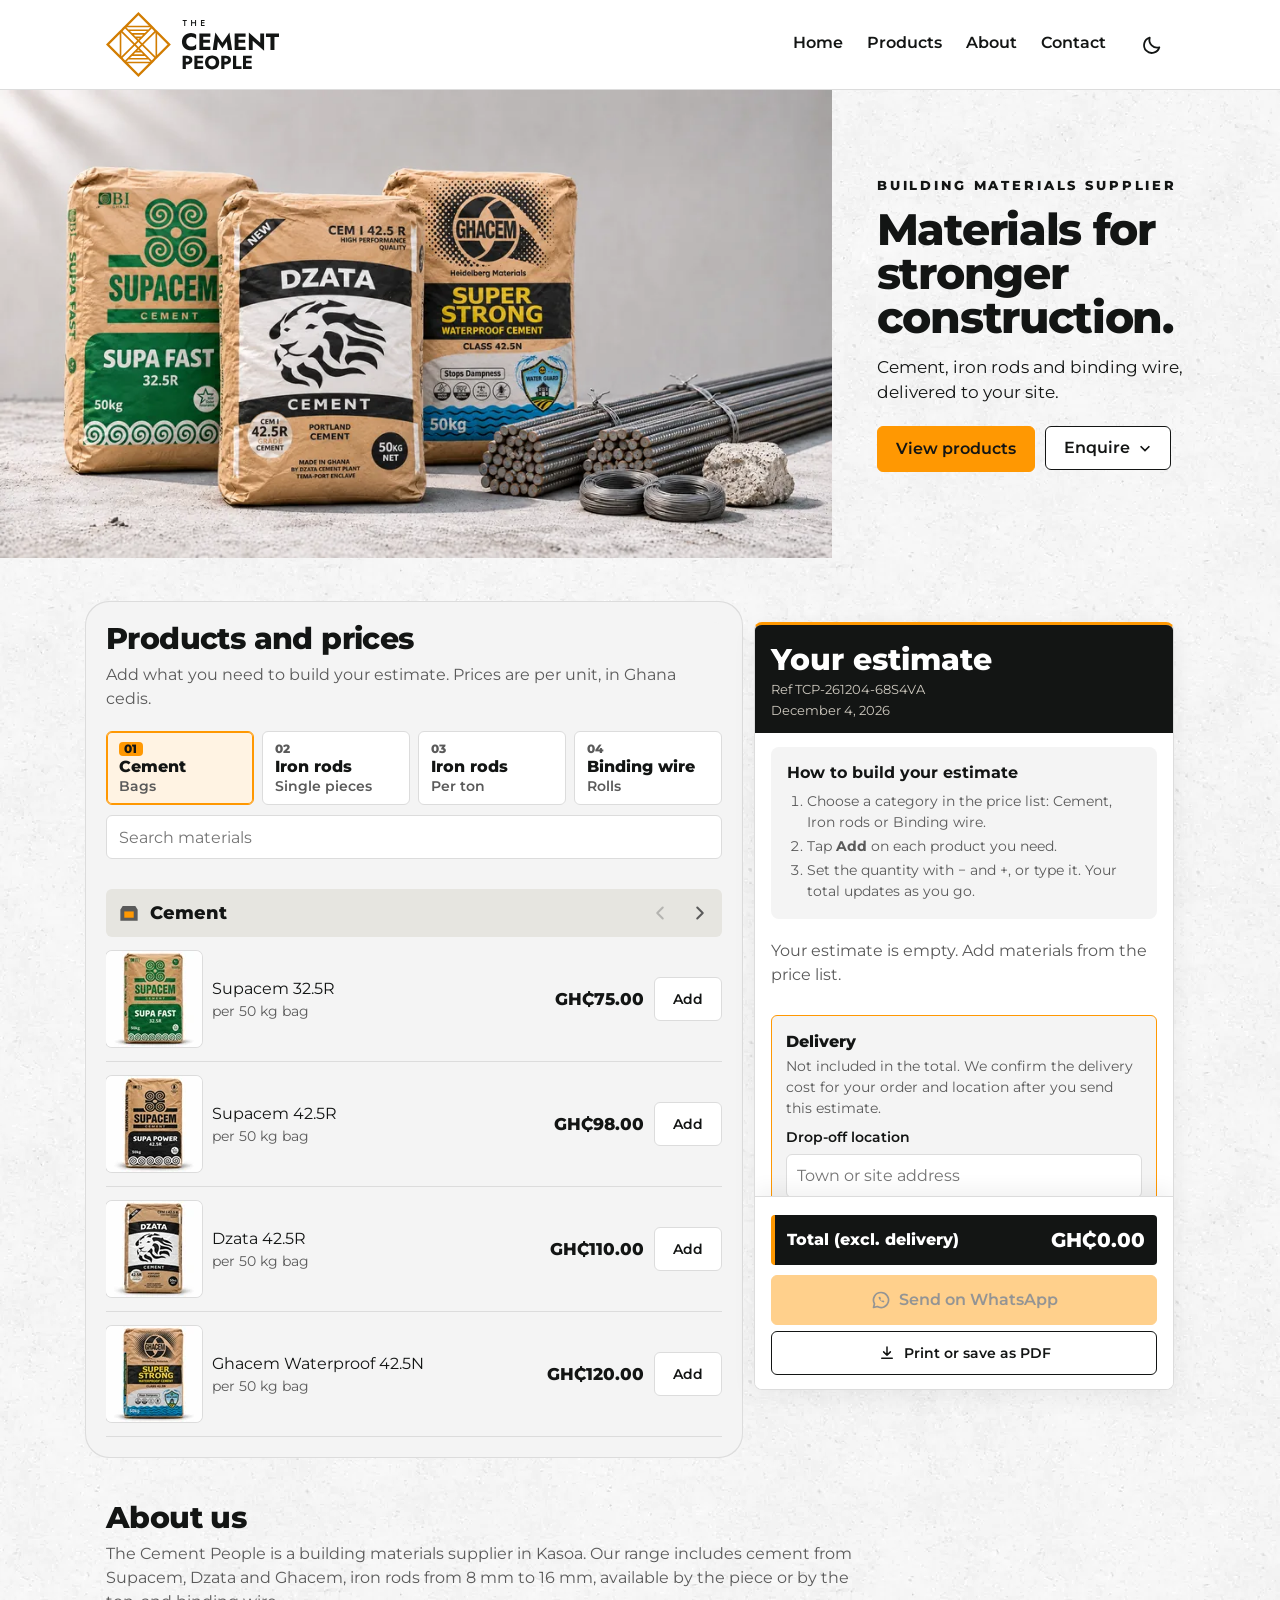
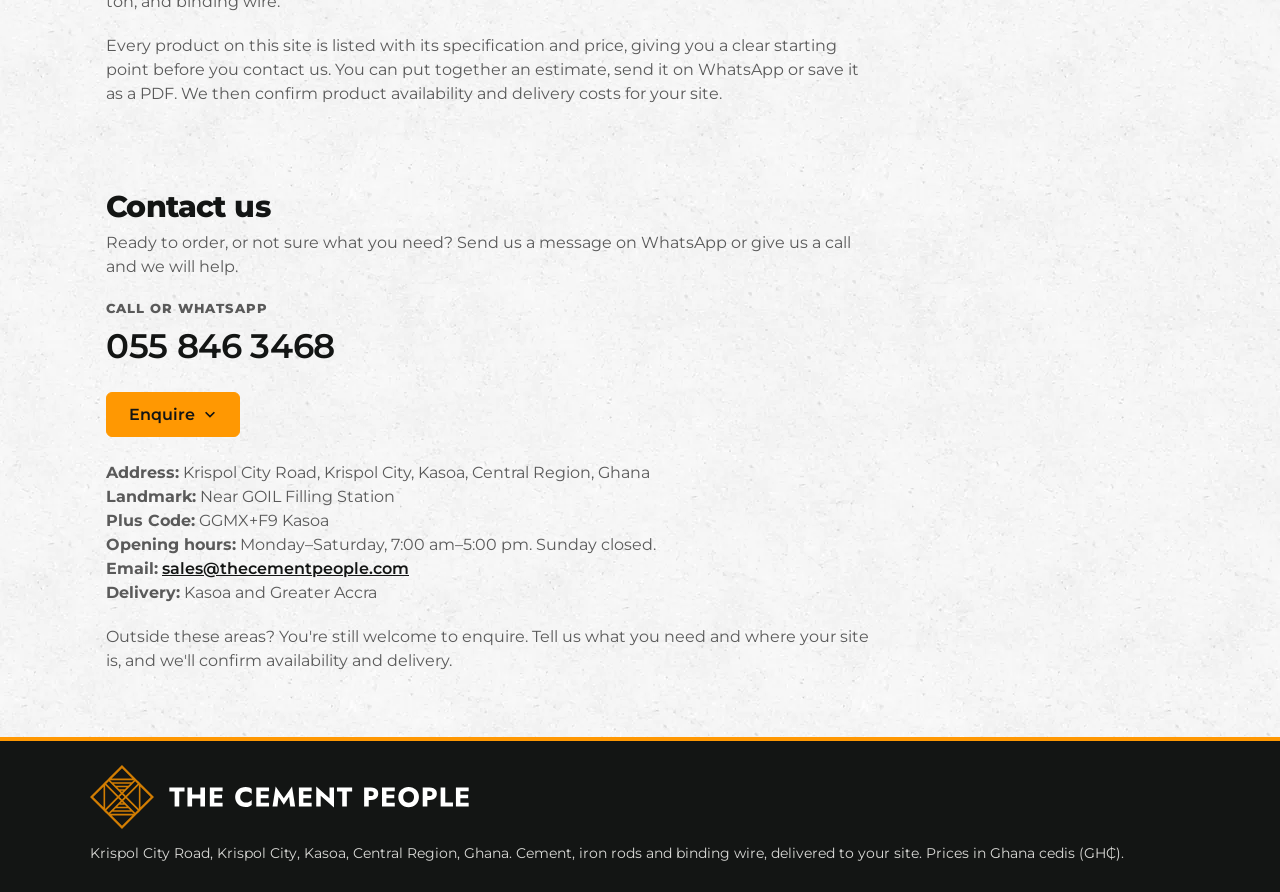
<file: index.html>
<!DOCTYPE html>
<html lang="en">
<head><meta name="robots" content="noindex, nofollow">
<meta charset="utf-8">
<!-- Light or dark (17 Nov 2026, Daniel): the site follows the phone's or
     computer's own setting, and changes with it, unless the customer has
     chosen with the moon/sun button (remembered on this device). Applied
     before anything is drawn, so the page never flashes the wrong colours. -->
<script>
(()=>{const d=document.documentElement,m=matchMedia("(prefers-color-scheme: dark)");
const saved=()=>{try{const t=localStorage.getItem("tcp-theme");return t==="dark"||t==="light"?t:null}catch(e){return null}};
const apply=()=>{const t=saved()||(m.matches?"dark":"light");d.dataset.theme=t;const c=document.querySelector('meta[name="theme-color"]');if(c)c.content=t==="dark"?"#262a28":"#ffffff";};
apply();if(m.addEventListener)m.addEventListener("change",apply);
window.tcpTheme={get:()=>d.dataset.theme,set:t=>{try{localStorage.setItem("tcp-theme",t)}catch(e){}apply()}};})();
</script>
<meta name="theme-color" content="#ffffff">
<!-- "light dark": the site has its own dark design, so browsers that
     force pages dark (Soul, Chrome's auto-dark, some Android browsers) leave
     it alone instead of dimming the photos and logo (17 Nov 2026). -->
<meta name="color-scheme" content="light dark">
<meta name="viewport" content="width=device-width, initial-scale=1, viewport-fit=cover">
<title>The Cement People | Building Materials Supplier in Kasoa, Ghana</title>
<meta name="description" content="Based in Kasoa, Ghana, The Cement People supplies cement, iron rods, binding wire and more. View prices in cedis, build an estimate and enquire about delivery.">
<link rel="canonical" href="https://thecementpeople.com/">

<!-- Favicon (browser tabs and Google results). Files are in public/; the
     same set is at the repository root for the live site. -->
<link rel="icon" href="/favicon.ico" sizes="48x48">
<link rel="icon" href="/favicon.svg" type="image/svg+xml">
<link rel="icon" href="/favicon-96x96.png" type="image/png" sizes="96x96">
<link rel="apple-touch-icon" href="/apple-touch-icon.png">

<!-- Link previews (WhatsApp, Facebook, X) -->
<meta property="og:type" content="website">
<meta property="og:site_name" content="The Cement People">
<meta property="og:title" content="The Cement People | Building Materials Supplier in Kasoa, Ghana">
<meta property="og:description" content="Based in Kasoa, Ghana, The Cement People supplies cement, iron rods, binding wire and more. View prices in cedis, build an estimate and enquire about delivery.">
<meta property="og:url" content="https://thecementpeople.com/">
<meta property="og:image" content="https://thecementpeople.com/images/hero/hero-share-1200x630.jpg">
<meta property="og:image:width" content="1200">
<meta property="og:image:height" content="630">
<meta property="og:image:alt" content="Bags of Supacem, Dzata and Ghacem cement beside strapped bundles of iron rods and coils of binding wire">
<meta name="twitter:card" content="summary_large_image">

<!-- Structured data: tells search engines who and where the business is -->
<script type="application/ld+json">{"@context":"https://schema.org","@graph":[{"@type":"Store","@id":"https://thecementpeople.com/#store","name":"The Cement People","url":"https://thecementpeople.com/","description":"Based in Kasoa, Ghana, The Cement People supplies cement, iron rods, binding wire and more. View prices in cedis, build an estimate and enquire about delivery.","logo":"https://thecementpeople.com/images/logo-square-512.png","image":"https://thecementpeople.com/images/hero/hero-share-1200x630.jpg","telephone":"+233558463468","email":"sales@thecementpeople.com","address":{"@type":"PostalAddress","streetAddress":"Krispol City Road, Krispol City","addressLocality":"Kasoa","addressRegion":"Central Region","addressCountry":"GH"},"geo":{"@type":"GeoCoordinates","latitude":5.5336575,"longitude":-0.4515421},"hasMap":"https://maps.app.goo.gl/4SLMLa7DXVrXhDie8","openingHoursSpecification":[{"@type":"OpeningHoursSpecification","dayOfWeek":["Monday","Tuesday","Wednesday","Thursday","Friday","Saturday"],"opens":"07:00","closes":"17:00"}],"areaServed":[{"@type":"Place","name":"Kasoa"},{"@type":"Place","name":"Greater Accra"}],"currenciesAccepted":"GHS"},{"@type":"WebSite","@id":"https://thecementpeople.com/#website","url":"https://thecementpeople.com/","name":"The Cement People","inLanguage":"en","publisher":{"@id":"https://thecementpeople.com/#store"}},{"@type":"WebPage","@id":"https://thecementpeople.com/#webpage","url":"https://thecementpeople.com/","name":"The Cement People | Building Materials Supplier in Kasoa, Ghana","description":"Based in Kasoa, Ghana, The Cement People supplies cement, iron rods, binding wire and more. View prices in cedis, build an estimate and enquire about delivery.","inLanguage":"en","isPartOf":{"@id":"https://thecementpeople.com/#website"},"about":{"@id":"https://thecementpeople.com/#store"},"primaryImageOfPage":{"@type":"ImageObject","url":"https://thecementpeople.com/images/hero/hero-share-1200x630.jpg"}}]}</script>

<link rel="sitemap" href="/sitemap.xml">
<!-- Montserrat is hosted with the site (see styles/tokens.css); the two most used
     files are fetched early so the headline and prices draw in the right font. -->
<link rel="preload" href="/fonts/montserrat-latin-800-normal.woff2" as="font" type="font/woff2" crossorigin>
<link rel="preload" href="/fonts/montserrat-latin-400-normal.woff2" as="font" type="font/woff2" crossorigin>
<link rel="stylesheet" href="/_astro/products.DWRxfb0n.css">
<link rel="stylesheet" href="/_astro/index.CbImqBvA.css"></head>
<body>

<header><div class="hin">
<a class="brand" href="#home"><picture class="lg-l"><source media="(max-width:899px)" srcset="/brand/tcp-logo-horizontal-on-light.svg" width="592" height="100"><img src="/brand/tcp-logo-primary-on-light.svg" alt="The Cement People" width="734" height="275"></picture><picture class="lg-d"><source media="(max-width:899px)" srcset="/brand/tcp-logo-horizontal-on-dark.svg" width="592" height="100"><img src="/brand/tcp-logo-primary-on-dark.svg" alt="The Cement People" width="734" height="275"></picture></a>
<nav id="nav"><a href="#home">Home</a><a href="#products">Products</a><a href="#about">About</a><a href="#contact">Contact</a><button type="button" id="theme" class="theme" aria-pressed="false" aria-label="Dark mode"><svg class="moon" viewBox="0 0 24 24" aria-hidden="true"><path d="M20 14.5A8.5 8.5 0 0 1 9.5 4a8.5 8.5 0 1 0 10.5 10.5z" fill="none" stroke="currentColor" stroke-width="2" stroke-linejoin="round"></path></svg><svg class="sun" viewBox="0 0 24 24" aria-hidden="true"><circle cx="12" cy="12" r="4.5" fill="none" stroke="currentColor" stroke-width="2"></circle><path d="M12 2v2.5M12 19.5V22M2 12h2.5M19.5 12H22M4.9 4.9l1.8 1.8M17.3 17.3l1.8 1.8M4.9 19.1l1.8-1.8M17.3 6.7l1.8-1.8" stroke="currentColor" stroke-width="2" stroke-linecap="round"></path></svg><span class="tl">Dark mode</span><span class="sw" aria-hidden="true"></span></button></nav>
<button id="menu" aria-label="Menu" aria-expanded="false"><svg viewBox="0 0 24 24" aria-hidden="true"><path d="M3 6h18M3 12h18M3 18h18" fill="none" stroke="currentColor" stroke-width="2.2" stroke-linecap="round"></path></svg></button>
</div></header>

<section class="hero" id="home">
<picture class="hpic">
<source media="(max-width:899px)" srcset="/images/hero/hero-phone-480.webp 480w, /images/hero/hero-phone-780.webp 780w, /images/hero/hero-phone-1024.webp 1024w" sizes="100vw" width="1024" height="1280">
<img src="/images/hero/hero-desktop-1440.webp" srcset="/images/hero/hero-desktop-960.webp 960w, /images/hero/hero-desktop-1440.webp 1440w, /images/hero/hero-desktop-1920.webp 1920w, /images/hero/hero-desktop-2560.webp 2560w" sizes="(min-width:900px) 65vw, 100vw" width="2560" height="1440" alt="Bags of Supacem, Dzata and Ghacem cement beside strapped bundles of iron rods and coils of binding wire" fetchpriority="high">
</picture>
<div class="htx"><p class="kick">Building materials supplier</p><h1>Materials for stronger construction.</h1><p class="lead">Cement, iron rods and binding wire, delivered to your site.</p><div class="ctas"><a class="cta" href="#products">View products</a><div class="enq">
<button type="button" class="enq-btn btn2" aria-expanded="false" aria-controls="enq-hero">Enquire<svg class="chev" viewBox="0 0 16 16" aria-hidden="true"><path d="M3 6l5 5 5-5" fill="none" stroke="currentColor" stroke-width="2"></path></svg></button>
<div class="enq-menu" id="enq-hero" hidden>
<span class="grab" aria-hidden="true"></span>
<a data-wa href="#contact" target="_blank" rel="noopener"><svg viewBox="0 0 24 24" aria-hidden="true"><path d="M12 3a9 9 0 0 0-7.8 13.5L3 21l4.6-1.2A9 9 0 1 0 12 3z" fill="none" stroke="currentColor" stroke-width="2" stroke-linejoin="round"></path><path d="M9 8.5c.3 3 2.5 5.2 6 6.5l1.2-1.6-2-1-1 .8c-.9-.4-1.6-1.1-2-2l.8-1-1-2z" fill="currentColor"></path></svg><span>Chat on WhatsApp<small>Send us a message</small></span></a>
<a href="tel:+233558463468"><svg viewBox="0 0 24 24" aria-hidden="true"><path d="M22 16.92v3a2 2 0 0 1-2.18 2 19.79 19.79 0 0 1-8.63-3.07 19.5 19.5 0 0 1-6-6 19.79 19.79 0 0 1-3.07-8.67A2 2 0 0 1 4.11 2h3a2 2 0 0 1 2 1.72 12.84 12.84 0 0 0 .7 2.81 2 2 0 0 1-.45 2.11L8.09 9.91a16 16 0 0 0 6 6l1.27-1.27a2 2 0 0 1 2.11-.45 12.84 12.84 0 0 0 2.81.7A2 2 0 0 1 22 16.92z" fill="none" stroke="currentColor" stroke-width="2" stroke-linecap="round" stroke-linejoin="round"></path></svg><span>Call 055 846 3468<small>Monday–Saturday, 7:00 am–5:00 pm</small></span></a>
</div>
</div></div></div>
</section>

<main id="products">
<div id="catalog">
<h2 class="st">Products and prices</h2>
<p class="lead">Add what you need to build your estimate. Prices are per unit, in Ghana cedis.</p>
<!-- Category tiles first, then search (Daniel and ChatGPT, 17 Nov 2026):
     the four tiles are the main way in; search is there for anyone who
     prefers to type. -->
<div class="tools">
<div class="tabs" id="tabs"><button data-cat="Cement" aria-pressed="true"><span class="tno">01</span><b>Cement</b><small>Bags</small></button><button data-cat="Iron Rods (Single Piece)" aria-pressed="false"><span class="tno">02</span><b>Iron rods</b><small>Single pieces</small></button><button data-cat="Iron Rods (Per Ton)" aria-pressed="false"><span class="tno">03</span><b>Iron rods</b><small>Per ton</small></button><button data-cat="Binding Wire" aria-pressed="false"><span class="tno">04</span><b>Binding wire</b><small>Rolls</small></button></div>
<input type="search" id="q" placeholder="Search materials" aria-label="Search materials">
</div>
<div id="list" class="snap"><div class="slide"><section><h3><svg viewBox="0 0 28 28" aria-hidden="true"><path d="M6 5h16l3 5v14H3V10z" fill="currentColor"/><rect x="8" y="12" width="12" height="8" fill="#ff9802"/></svg>Cement<span class="snav"><button type="button" class="sgo" disabled aria-label="Previous category"><svg viewBox="0 0 24 24" aria-hidden="true"><path d="M15 6l-6 6 6 6" fill="none" stroke="currentColor" stroke-width="2.2" stroke-linecap="round" stroke-linejoin="round"/></svg></button><button type="button" class="sgo" data-go="Iron Rods (Single Piece)" aria-label="Next category: Iron rods, single pieces"><svg viewBox="0 0 24 24" aria-hidden="true"><path d="M9 6l6 6-6 6" fill="none" stroke="currentColor" stroke-width="2.2" stroke-linecap="round" stroke-linejoin="round"/></svg></button></span></h3><div class="row has-img"><img class="thumb" src="/images/products/supacem-32-5.webp" srcset="/images/products/supacem-32-5-80.webp 80w, /images/products/supacem-32-5-96.webp 96w, /images/products/supacem-32-5-120.webp 120w, /images/products/supacem-32-5-160.webp 160w, /images/products/supacem-32-5-192.webp 192w, /images/products/supacem-32-5-240.webp 240w, /images/products/supacem-32-5-288.webp 288w, /images/products/supacem-32-5.webp 360w" sizes="(max-width:560px) 80px, 96px" alt="Supacem Supa Fast 32.5R bag, green and kraft brown" width="96" height="96"><div class="nm">Supacem 32.5R<small>per 50 kg bag</small></div><div class="buy"><div class="pr">GH₵75.00</div><button class="add" data-inc="c1" aria-label="Add Supacem 32.5R to estimate">Add</button></div></div><div class="row has-img"><img class="thumb" src="/images/products/supacem-42-5.webp" srcset="/images/products/supacem-42-5-80.webp 80w, /images/products/supacem-42-5-96.webp 96w, /images/products/supacem-42-5-120.webp 120w, /images/products/supacem-42-5-160.webp 160w, /images/products/supacem-42-5-192.webp 192w, /images/products/supacem-42-5-240.webp 240w, /images/products/supacem-42-5-288.webp 288w, /images/products/supacem-42-5.webp 360w" sizes="(max-width:560px) 80px, 96px" alt="Supacem Supa Power 42.5R bag, kraft brown with black panel" width="96" height="96"><div class="nm">Supacem 42.5R<small>per 50 kg bag</small></div><div class="buy"><div class="pr">GH₵98.00</div><button class="add" data-inc="c2" aria-label="Add Supacem 42.5R to estimate">Add</button></div></div><div class="row has-img"><img class="thumb" src="/images/products/dzata-42-5.webp" srcset="/images/products/dzata-42-5-80.webp 80w, /images/products/dzata-42-5-96.webp 96w, /images/products/dzata-42-5-120.webp 120w, /images/products/dzata-42-5-160.webp 160w, /images/products/dzata-42-5-192.webp 192w, /images/products/dzata-42-5-240.webp 240w, /images/products/dzata-42-5-288.webp 288w, /images/products/dzata-42-5.webp 360w" sizes="(max-width:560px) 80px, 96px" alt="Dzata 42.5R bag, kraft brown with black and white lion panel" width="96" height="96"><div class="nm">Dzata 42.5R<small>per 50 kg bag</small></div><div class="buy"><div class="pr">GH₵110.00</div><button class="add" data-inc="c3" aria-label="Add Dzata 42.5R to estimate">Add</button></div></div><div class="row has-img"><img class="thumb" src="/images/products/ghacem-waterproof-42-5.webp" srcset="/images/products/ghacem-waterproof-42-5-80.webp 80w, /images/products/ghacem-waterproof-42-5-96.webp 96w, /images/products/ghacem-waterproof-42-5-120.webp 120w, /images/products/ghacem-waterproof-42-5-160.webp 160w, /images/products/ghacem-waterproof-42-5-192.webp 192w, /images/products/ghacem-waterproof-42-5-240.webp 240w, /images/products/ghacem-waterproof-42-5-288.webp 288w, /images/products/ghacem-waterproof-42-5.webp 360w" sizes="(max-width:560px) 80px, 96px" alt="Ghacem Super Strong Waterproof 42.5N bag, black and yellow panel with blue waves" width="96" height="96"><div class="nm">Ghacem Waterproof 42.5N<small>per 50 kg bag</small></div><div class="buy"><div class="pr">GH₵120.00</div><button class="add" data-inc="c4" aria-label="Add Ghacem Waterproof 42.5N to estimate">Add</button></div></div></section></div><div class="slide"><section><img class="banner" src="/images/products/iron-rods-1086.webp" srcset="/images/products/iron-rods-720.webp 720w, /images/products/iron-rods-1086.webp 1086w, /images/products/iron-rods-1440.webp 1440w" sizes="(min-width:1100px) 652px, (min-width:900px) calc(100vw - 448px), calc(100vw - 32px)" alt="" width="1086" height="363" fetchpriority="low" onerror="this.closest('section').classList.add('nobanner')"><h3><svg viewBox="0 0 28 28" aria-hidden="true"><rect x="2" y="5" width="24" height="4" rx="2" fill="currentColor"/><rect x="2" y="12" width="24" height="4" rx="2" fill="currentColor"/><rect x="2" y="19" width="24" height="4" rx="2" fill="currentColor"/><rect x="11" y="3" width="5" height="22" fill="#ff9802"/></svg>Iron Rods (Single Piece)<span class="snav"><button type="button" class="sgo" data-go="Cement" aria-label="Previous category: Cement, bags"><svg viewBox="0 0 24 24" aria-hidden="true"><path d="M15 6l-6 6 6 6" fill="none" stroke="currentColor" stroke-width="2.2" stroke-linecap="round" stroke-linejoin="round"/></svg></button><button type="button" class="sgo" data-go="Iron Rods (Per Ton)" aria-label="Next category: Iron rods, per ton"><svg viewBox="0 0 24 24" aria-hidden="true"><path d="M9 6l6 6-6 6" fill="none" stroke="currentColor" stroke-width="2.2" stroke-linecap="round" stroke-linejoin="round"/></svg></button></span></h3><p class="cat-note">Sold by the piece. Each rod is 30 ft long.</p><div class="row"><div class="nm"><span class="rn">Iron rod <b class="sz">16 mm</b></span><small>per 30 ft rod</small></div><div class="buy"><div class="pr">GH₵102.00</div><button class="add" data-inc="i1" aria-label="Add Iron rod 16 mm to estimate">Add</button></div></div><div class="row"><div class="nm"><span class="rn">Iron rod <b class="sz">14 mm</b></span><small>per 30 ft rod</small></div><div class="buy"><div class="pr">GH₵75.00</div><button class="add" data-inc="i2" aria-label="Add Iron rod 14 mm to estimate">Add</button></div></div><div class="row"><div class="nm"><span class="rn">Iron rod <b class="sz">12 mm</b></span><small>per 30 ft rod</small></div><div class="buy"><div class="pr">GH₵58.00</div><button class="add" data-inc="i3" aria-label="Add Iron rod 12 mm to estimate">Add</button></div></div><div class="row"><div class="nm"><span class="rn">Iron rod <b class="sz">11.5 mm</b></span><small>per 30 ft rod</small></div><div class="buy"><div class="pr">GH₵48.00</div><button class="add" data-inc="i4" aria-label="Add Iron rod 11.5 mm to estimate">Add</button></div></div><div class="row"><div class="nm"><span class="rn">Iron rod <b class="sz">10 mm</b></span><small>per 30 ft rod</small></div><div class="buy"><div class="pr">GH₵40.00</div><button class="add" data-inc="i5" aria-label="Add Iron rod 10 mm to estimate">Add</button></div></div><div class="row"><div class="nm"><span class="rn">Iron rod <b class="sz">8 mm</b></span><small>per 30 ft rod</small></div><div class="buy"><div class="pr">GH₵25.00</div><button class="add" data-inc="i6" aria-label="Add Iron rod 8 mm to estimate">Add</button></div></div></section></div><div class="slide"><section><img class="banner" src="/images/products/iron-rods-1086.webp" srcset="/images/products/iron-rods-720.webp 720w, /images/products/iron-rods-1086.webp 1086w, /images/products/iron-rods-1440.webp 1440w" sizes="(min-width:1100px) 652px, (min-width:900px) calc(100vw - 448px), calc(100vw - 32px)" alt="" width="1086" height="363" fetchpriority="low" onerror="this.closest('section').classList.add('nobanner')"><h3><svg viewBox="0 0 28 28" aria-hidden="true"><rect x="2" y="5" width="24" height="4" rx="2" fill="currentColor"/><rect x="2" y="12" width="24" height="4" rx="2" fill="currentColor"/><rect x="2" y="19" width="24" height="4" rx="2" fill="currentColor"/><rect x="11" y="3" width="5" height="22" fill="#ff9802"/></svg>Iron Rods (Per Ton)<span class="snav"><button type="button" class="sgo" data-go="Iron Rods (Single Piece)" aria-label="Previous category: Iron rods, single pieces"><svg viewBox="0 0 24 24" aria-hidden="true"><path d="M15 6l-6 6 6 6" fill="none" stroke="currentColor" stroke-width="2.2" stroke-linecap="round" stroke-linejoin="round"/></svg></button><button type="button" class="sgo" data-go="Binding Wire" aria-label="Next category: Binding wire, rolls"><svg viewBox="0 0 24 24" aria-hidden="true"><path d="M9 6l6 6-6 6" fill="none" stroke="currentColor" stroke-width="2.2" stroke-linecap="round" stroke-linejoin="round"/></svg></button></span></h3><p class="cat-note">Available in all listed sizes.</p><p class="cat-price"><b>GH₵6,800.00</b> per ton, all sizes</p><div class="row one"><div class="nm"><span class="rn">Iron rod <b class="sz">16 mm</b></span><small>per ton</small></div><div class="buy"><div class="pr"><span class="vh">GH₵6,800.00</span></div><button class="add" data-inc="j1" aria-label="Add Iron rod 16 mm to estimate">Add</button></div></div><div class="row one"><div class="nm"><span class="rn">Iron rod <b class="sz">14 mm</b></span><small>per ton</small></div><div class="buy"><div class="pr"><span class="vh">GH₵6,800.00</span></div><button class="add" data-inc="j2" aria-label="Add Iron rod 14 mm to estimate">Add</button></div></div><div class="row one"><div class="nm"><span class="rn">Iron rod <b class="sz">12 mm</b></span><small>per ton</small></div><div class="buy"><div class="pr"><span class="vh">GH₵6,800.00</span></div><button class="add" data-inc="j3" aria-label="Add Iron rod 12 mm to estimate">Add</button></div></div><div class="row one"><div class="nm"><span class="rn">Iron rod <b class="sz">11.5 mm</b></span><small>per ton</small></div><div class="buy"><div class="pr"><span class="vh">GH₵6,800.00</span></div><button class="add" data-inc="j4" aria-label="Add Iron rod 11.5 mm to estimate">Add</button></div></div><div class="row one"><div class="nm"><span class="rn">Iron rod <b class="sz">10 mm</b></span><small>per ton</small></div><div class="buy"><div class="pr"><span class="vh">GH₵6,800.00</span></div><button class="add" data-inc="j5" aria-label="Add Iron rod 10 mm to estimate">Add</button></div></div><div class="row one"><div class="nm"><span class="rn">Iron rod <b class="sz">8 mm</b></span><small>per ton</small></div><div class="buy"><div class="pr"><span class="vh">GH₵6,800.00</span></div><button class="add" data-inc="j6" aria-label="Add Iron rod 8 mm to estimate">Add</button></div></div></section></div><div class="slide"><section><h3><svg viewBox="0 0 28 28" aria-hidden="true"><circle cx="14" cy="14" r="10" fill="none" stroke="currentColor" stroke-width="3"/><circle cx="14" cy="14" r="4.5" fill="none" stroke="#ff9802" stroke-width="3"/></svg>Binding Wire<span class="snav"><button type="button" class="sgo" data-go="Iron Rods (Per Ton)" aria-label="Previous category: Iron rods, per ton"><svg viewBox="0 0 24 24" aria-hidden="true"><path d="M15 6l-6 6 6 6" fill="none" stroke="currentColor" stroke-width="2.2" stroke-linecap="round" stroke-linejoin="round"/></svg></button><button type="button" class="sgo" disabled aria-label="Next category"><svg viewBox="0 0 24 24" aria-hidden="true"><path d="M9 6l6 6-6 6" fill="none" stroke="currentColor" stroke-width="2.2" stroke-linecap="round" stroke-linejoin="round"/></svg></button></span></h3><div class="row has-img"><img class="thumb" src="/images/products/binding-wire.webp" srcset="/images/products/binding-wire-80.webp 80w, /images/products/binding-wire-96.webp 96w, /images/products/binding-wire-120.webp 120w, /images/products/binding-wire-160.webp 160w, /images/products/binding-wire-192.webp 192w, /images/products/binding-wire-240.webp 240w, /images/products/binding-wire-288.webp 288w, /images/products/binding-wire.webp 360w" sizes="(max-width:560px) 80px, 96px" alt="Coil of black annealed binding wire" width="96" height="96"><div class="nm">Binding wire<small>per roll</small></div><div class="buy"><div class="pr">GH₵60.00</div><button class="add" data-inc="i8" aria-label="Add Binding wire to estimate">Add</button></div></div></section></div></div>
</div>

<aside id="est" class="docket" aria-label="Your estimate">
<button class="dclose noprint" id="dclose"><svg viewBox="0 0 24 24" aria-hidden="true"><path d="M19 12H5M11 6l-6 6 6 6" fill="none" stroke="currentColor" stroke-width="2.2" stroke-linecap="round" stroke-linejoin="round"></path></svg>Back to products</button>
<div class="dh"><b>Your estimate</b><span id="ref"></span><button type="button" class="xclose noprint" id="fullX" aria-label="Close the full estimate"><svg viewBox="0 0 24 24" aria-hidden="true"><path d="M6 6l12 12M18 6L6 18" fill="none" stroke="currentColor" stroke-width="2.2" stroke-linecap="round"></path></svg></button></div>
<div class="dm" id="date"></div>
<div class="etools noprint" id="etools">
<button type="button" class="etool" id="full"><svg class="i-open" viewBox="0 0 24 24" aria-hidden="true"><path d="M14 4h6v6M10 20H4v-6M20 4l-7 7M4 20l7-7" fill="none" stroke="currentColor" stroke-width="1.8" stroke-linecap="round" stroke-linejoin="round"></path></svg><svg class="i-back" viewBox="0 0 24 24" aria-hidden="true"><path d="M19 12H5M11 6l-6 6 6 6" fill="none" stroke="currentColor" stroke-width="2" stroke-linecap="round" stroke-linejoin="round"></path></svg><span>View full estimate</span></button>
<button type="button" class="etool" id="clear"><svg viewBox="0 0 24 24" aria-hidden="true"><path d="M4 7h16M9 7V4h6v3M6 7l1 13h10l1-13M10 11v6M14 11v6" fill="none" stroke="currentColor" stroke-width="1.8" stroke-linecap="round" stroke-linejoin="round"></path></svg><span>Clear estimate</span></button>
</div>
<div class="eask noprint" id="clearAsk" role="alertdialog" aria-labelledby="clearQ" hidden>
<b id="clearQ">Remove everything from this estimate?</b>
<button type="button" id="clearNo">Keep estimate</button>
<button type="button" class="yes" id="clearYes">Clear all</button>
</div>
<div class="escroll" id="escroll">
<div id="glance"></div>
<div class="estart" id="start"><b>How to build your estimate</b><ol><li>Choose a category in the price list: Cement, Iron rods or Binding wire.</li><li>Tap <b>Add</b> on each product you need.</li><li>Set the quantity with − and +, or type it. Your total updates as you go.</li></ol></div>
<div id="lines"></div>
<section class="edeliv"><h3>Delivery</h3><p>Not included in the total. We confirm the delivery cost for your order and location after you send this estimate.</p>
<label class="dl">Drop-off location<input type="text" id="loc" placeholder="Town or site address" autocomplete="street-address"></label></section>
<!-- One delivery explanation only (in the box above); this line keeps the
     price disclaimer on screen (17 Nov 2026). -->
<p class="fine">Estimates are indicative; final prices and availability are confirmed with you.</p>
</div>
<div class="efoot">
<div id="tot" class="tot"></div>
<div class="acts noprint">
<a class="cta off" id="send" target="_blank" rel="noopener"><svg viewBox="0 0 24 24" aria-hidden="true"><path d="M12 3a9 9 0 0 0-7.8 13.5L3 21l4.6-1.2A9 9 0 1 0 12 3z" fill="none" stroke="currentColor" stroke-width="2" stroke-linejoin="round"></path><path d="M9 8.5c.3 3 2.5 5.2 6 6.5l1.2-1.6-2-1-1 .8c-.9-.4-1.6-1.1-2-2l.8-1-1-2z" fill="currentColor"></path></svg>Send on WhatsApp</a>
<button type="button" class="btn2" id="print"><svg viewBox="0 0 24 24" aria-hidden="true"><path d="M12 4v11m0 0l-4.5-4.5M12 15l4.5-4.5M5 19h14" fill="none" stroke="currentColor" stroke-width="2" stroke-linecap="round" stroke-linejoin="round"></path></svg>Print or save as PDF</button>
</div>
</div>
</aside>
<div class="escrim" id="escrim" hidden></div>
</main>

<section class="sec alt" id="about"><div class="wrap"><h2 class="st">About us</h2><p>The Cement People is a building materials supplier in Kasoa. Our range includes cement from Supacem, Dzata and Ghacem, iron rods from 8 mm to 16 mm, available by the piece or by the ton, and binding wire.</p><p>Every product on this site is listed with its specification and price, giving you a clear starting point before you contact us. You can put together an estimate, send it on WhatsApp or save it as a PDF. We then confirm product availability and delivery costs for your site.</p></div></section>
<section class="sec" id="contact"><div class="wrap"><h2 class="st">Contact us</h2><p>Ready to order, or not sure what you need? Send us a message on WhatsApp or give us a call and we will help.</p><p class="cphone"><span>Call or WhatsApp</span><a href="tel:+233558463468" target="_blank" rel="noopener">055 846 3468</a></p><div class="enq">
<button type="button" class="enq-btn cta big" aria-expanded="false" aria-controls="enq-contact">Enquire<svg class="chev" viewBox="0 0 16 16" aria-hidden="true"><path d="M3 6l5 5 5-5" fill="none" stroke="currentColor" stroke-width="2"></path></svg></button>
<div class="enq-menu" id="enq-contact" hidden>
<span class="grab" aria-hidden="true"></span>
<a data-wa href="#contact" target="_blank" rel="noopener"><svg viewBox="0 0 24 24" aria-hidden="true"><path d="M12 3a9 9 0 0 0-7.8 13.5L3 21l4.6-1.2A9 9 0 1 0 12 3z" fill="none" stroke="currentColor" stroke-width="2" stroke-linejoin="round"></path><path d="M9 8.5c.3 3 2.5 5.2 6 6.5l1.2-1.6-2-1-1 .8c-.9-.4-1.6-1.1-2-2l.8-1-1-2z" fill="currentColor"></path></svg><span>Chat on WhatsApp<small>Send us a message</small></span></a>
<a href="tel:+233558463468"><svg viewBox="0 0 24 24" aria-hidden="true"><path d="M22 16.92v3a2 2 0 0 1-2.18 2 19.79 19.79 0 0 1-8.63-3.07 19.5 19.5 0 0 1-6-6 19.79 19.79 0 0 1-3.07-8.67A2 2 0 0 1 4.11 2h3a2 2 0 0 1 2 1.72 12.84 12.84 0 0 0 .7 2.81 2 2 0 0 1-.45 2.11L8.09 9.91a16 16 0 0 0 6 6l1.27-1.27a2 2 0 0 1 2.11-.45 12.84 12.84 0 0 0 2.81.7A2 2 0 0 1 22 16.92z" fill="none" stroke="currentColor" stroke-width="2" stroke-linecap="round" stroke-linejoin="round"></path></svg><span>Call 055 846 3468<small>Monday–Saturday, 7:00 am–5:00 pm</small></span></a>
</div>
</div><p class="cdetails"><b>Address:</b> Krispol City Road, Krispol City, Kasoa, Central Region, Ghana<br><b>Landmark:</b> Near GOIL Filling Station<br><b>Plus Code:</b> GGMX+F9 Kasoa<br><b>Opening hours:</b> Monday–Saturday, 7:00 am–5:00 pm. Sunday closed.<br><b>Email:</b> <a href="mailto:sales@thecementpeople.com">sales@thecementpeople.com</a><br><b>Delivery:</b> Kasoa and Greater Accra</p><p class="cnote">Outside these areas? You're still welcome to enquire. Tell us what you need and where your site is, and we'll confirm availability and delivery.</p></div></section>

<footer class="foot"><div>
<img class="flogo" src="/brand/tcp-logo-horizontal-on-dark.svg" alt="The Cement People" width="592" height="100" loading="lazy">
<p>Krispol City Road, Krispol City, Kasoa, Central Region, Ghana. Cement, iron rods and binding wire, delivered to your site. Prices in Ghana cedis (GH₵).</p>
</div></footer>

<div class="bar noprint" id="bar"><b id="barTxt"></b><button id="barBtn">View estimate</button></div>

<section id="quote" aria-hidden="true"></section>

<!-- The horizontal logo (public/brand/tcp-logo-horizontal-on-light.svg),
     kept here as a symbol so the PDF quotation can draw it instantly with
     by copying it into the quotation, without waiting for a download when printing. -->
<svg class="sprite" aria-hidden="true" width="0" height="0" style="display:none"><symbol id="q-logo" viewBox="0 0 592.329 100"><path fill="#D27D02" fill-rule="evenodd" d="M28.874 21.126 L26.354 23.646 L23.646 26.354 L21.126 28.874 L0 50 L21.126 71.126 L23.646 73.646 L23.646 73.646 L26.354 76.354 L26.354 76.354 L50 100 L73.646 76.354 L73.646 76.354 L76.354 73.646 L78.874 71.126 L100 50 L78.874 28.874 L76.354 26.354 L73.646 23.646 L50 0Z M50 5.009 L66.137 21.146 L33.863 21.146Z M5.009 50 L21.146 33.863 L21.146 66.137Z M48.085 55.833 L29.463 74.455 L25.545 70.537 L44.167 51.915Z M53.918 50 L50 53.918 L46.082 50 L50 46.082Z M70.537 74.455 L51.915 55.833 L55.833 51.915 L74.455 70.537Z M76.354 31.394 L76.354 68.606 L57.748 50Z M70.537 25.545 L74.455 29.463 L55.833 48.085 L51.915 44.167Z M44.167 48.085 L25.545 29.463 L29.463 25.545 L48.085 44.167Z M23.646 31.394 L42.252 50 L23.646 68.606Z M34.519 26.771 L31.394 23.646 L68.606 23.646 L65.481 26.771Z M40.144 32.396 L37.019 29.271 L62.981 29.271 L59.856 32.396Z M45.457 37.708 L42.644 34.896 L57.356 34.896 L54.543 37.708Z M47.957 40.208 L52.043 40.208 L50 42.252Z M78.854 33.863 L94.991 50 L78.854 66.137Z M68.606 76.354 L31.394 76.354 L34.519 73.229 L65.481 73.229Z M62.981 70.729 L37.019 70.729 L40.144 67.604 L59.856 67.604Z M57.356 65.104 L42.644 65.104 L45.457 62.292 L54.543 62.292Z M47.957 59.792 L50 57.748 L52.043 59.792Z M66.137 78.854 L50 94.991 L33.863 78.854Z"></path><path fill="#131514" d="M481.814 50Q481.814 46.529 483.036 43.657Q484.257 40.786 486.443 38.686Q488.629 36.586 491.586 35.45Q494.543 34.314 497.971 34.314Q501.443 34.314 504.379 35.45Q507.314 36.586 509.5 38.686Q511.686 40.786 512.886 43.657Q514.086 46.529 514.086 50Q514.086 53.471 512.907 56.386Q511.729 59.3 509.564 61.443Q507.4 63.586 504.443 64.764Q501.486 65.943 497.971 65.943Q494.414 65.943 491.457 64.764Q488.5 63.586 486.336 61.443Q484.171 59.3 482.993 56.386Q481.814 53.471 481.814 50ZM294.743 49.7 292.943 65H285.314L290.157 33.5L302.929 51.8L315.743 33.5L320.586 65H312.957L311.157 49.7L302.929 62.214ZM172.471 35H179.714V65H172.471V52.443H159.571V65H152.329V35H159.571V45.929H172.471ZM374.329 35H381.314V66.5L360.571 48.114V65H353.629V33.5L374.329 51.886ZM428.414 35H438.829Q442.643 35 445.236 36.179Q447.829 37.357 449.157 39.543Q450.486 41.729 450.486 44.814Q450.486 47.814 449.157 50.021Q447.829 52.229 445.236 53.407Q442.643 54.586 438.829 54.586H435.657V65H428.414ZM520 35H530.414Q534.229 35 536.821 36.179Q539.414 37.357 540.743 39.543Q542.071 41.729 542.071 44.814Q542.071 47.814 540.743 50.021Q539.414 52.229 536.821 53.407Q534.229 54.586 530.414 54.586H527.243V65H520ZM259.9 35H279.829V40.957H266.843V46.314H278.971V52.143H266.843V59.043H279.829V65H259.9ZM456.4 35H476.329V40.957H463.343V46.314H475.471V52.143H463.343V59.043H476.329V65H456.4ZM326.5 35H346.429V40.957H333.443V46.314H345.571V52.143H333.443V59.043H346.429V65H326.5ZM187.3 35H207.229V40.957H194.243V46.314H206.371V52.143H194.243V59.043H207.229V65H187.3ZM571.9 35H591.829V40.957H578.843V46.314H590.971V52.143H578.843V59.043H591.829V65H571.9ZM234.743 50Q234.743 52.743 235.986 54.736Q237.229 56.729 239.264 57.757Q241.3 58.786 243.743 58.786Q245.886 58.786 247.514 58.229Q249.143 57.671 250.429 56.771Q251.714 55.871 252.7 54.843V62.643Q250.9 64.057 248.757 64.871Q246.614 65.686 243.314 65.686Q239.714 65.686 236.671 64.571Q233.629 63.457 231.443 61.357Q229.257 59.257 228.057 56.386Q226.857 53.514 226.857 50Q226.857 46.486 228.057 43.614Q229.257 40.743 231.443 38.643Q233.629 36.543 236.671 35.429Q239.714 34.314 243.314 34.314Q246.614 34.314 248.757 35.129Q250.9 35.943 252.7 37.357V45.157Q251.714 44.129 250.429 43.207Q249.143 42.286 247.514 41.75Q245.886 41.214 243.743 41.214Q241.3 41.214 239.264 42.243Q237.229 43.271 235.986 45.243Q234.743 47.214 234.743 50ZM124 41.471V35H147.743V41.471H139.471V65H132.229V41.471ZM385.943 41.471V35H409.686V41.471H401.414V65H394.171V41.471ZM547.986 35H555.229V58.786H567.271V65H547.986ZM489.486 50Q489.486 52.657 490.536 54.693Q491.586 56.729 493.493 57.886Q495.4 59.043 497.971 59.043Q500.5 59.043 502.407 57.886Q504.314 56.729 505.364 54.693Q506.414 52.657 506.414 50Q506.414 47.343 505.386 45.307Q504.357 43.271 502.471 42.114Q500.586 40.957 497.971 40.957Q495.4 40.957 493.493 42.114Q491.586 43.271 490.536 45.307Q489.486 47.343 489.486 50ZM435.657 40.957V48.629H438.829Q441.014 48.629 442.257 47.643Q443.5 46.657 443.5 44.814Q443.5 42.929 442.257 41.943Q441.014 40.957 438.829 40.957H435.657ZM527.243 48.629H530.414Q532.6 48.629 533.843 47.643Q535.086 46.657 535.086 44.814Q535.086 42.929 533.843 41.943Q532.6 40.957 530.414 40.957H527.243V48.629Z"></path></symbol></svg>


<script type="application/json" id="tcp-data">{"currency":"GH₵","taxRate":0,"business":{"phone":"055 846 3468","whatsapp":"233558463468","town":"Kasoa, Ghana","website":"thecementpeople.com"},"products":[{"id":"c1","cat":"Cement","name":"Supacem 32.5R","unit":"50 kg bag","price":75,"img":"/images/products/supacem-32-5.webp","alt":"Supacem Supa Fast 32.5R bag, green and kraft brown"},{"id":"c2","cat":"Cement","name":"Supacem 42.5R","unit":"50 kg bag","price":98,"img":"/images/products/supacem-42-5.webp","alt":"Supacem Supa Power 42.5R bag, kraft brown with black panel"},{"id":"c3","cat":"Cement","name":"Dzata 42.5R","unit":"50 kg bag","price":110,"img":"/images/products/dzata-42-5.webp","alt":"Dzata 42.5R bag, kraft brown with black and white lion panel"},{"id":"c4","cat":"Cement","name":"Ghacem Waterproof 42.5N","unit":"50 kg bag","price":120,"img":"/images/products/ghacem-waterproof-42-5.webp","alt":"Ghacem Super Strong Waterproof 42.5N bag, black and yellow panel with blue waves"},{"id":"i1","cat":"Iron Rods (Single Piece)","name":"Iron rod 16 mm","unit":"30 ft rod","price":102,"size":"16 mm"},{"id":"i2","cat":"Iron Rods (Single Piece)","name":"Iron rod 14 mm","unit":"30 ft rod","price":75,"size":"14 mm"},{"id":"i3","cat":"Iron Rods (Single Piece)","name":"Iron rod 12 mm","unit":"30 ft rod","price":58,"size":"12 mm"},{"id":"i4","cat":"Iron Rods (Single Piece)","name":"Iron rod 11.5 mm","unit":"30 ft rod","price":48,"size":"11.5 mm"},{"id":"i5","cat":"Iron Rods (Single Piece)","name":"Iron rod 10 mm","unit":"30 ft rod","price":40,"size":"10 mm"},{"id":"i6","cat":"Iron Rods (Single Piece)","name":"Iron rod 8 mm","unit":"30 ft rod","price":25,"size":"8 mm"},{"id":"j1","cat":"Iron Rods (Per Ton)","name":"Iron rod 16 mm","unit":"ton","price":6800,"size":"16 mm"},{"id":"j2","cat":"Iron Rods (Per Ton)","name":"Iron rod 14 mm","unit":"ton","price":6800,"size":"14 mm"},{"id":"j3","cat":"Iron Rods (Per Ton)","name":"Iron rod 12 mm","unit":"ton","price":6800,"size":"12 mm"},{"id":"j4","cat":"Iron Rods (Per Ton)","name":"Iron rod 11.5 mm","unit":"ton","price":6800,"size":"11.5 mm"},{"id":"j5","cat":"Iron Rods (Per Ton)","name":"Iron rod 10 mm","unit":"ton","price":6800,"size":"10 mm"},{"id":"j6","cat":"Iron Rods (Per Ton)","name":"Iron rod 8 mm","unit":"ton","price":6800,"size":"8 mm"},{"id":"i8","cat":"Binding Wire","name":"Binding wire","unit":"roll","price":60,"img":"/images/products/binding-wire.webp","alt":"Coil of black annealed binding wire"}],"banners":{"rods":{"src":"/images/products/iron-rods-1086.webp","srcset":"/images/products/iron-rods-720.webp 720w, /images/products/iron-rods-1086.webp 1086w, /images/products/iron-rods-1440.webp 1440w","w":1086,"h":363}},"categoryInfo":{"Iron Rods (Single Piece)":{"banner":"rods","note":"Sold by the piece. Each rod is 30 ft long."},"Iron Rods (Per Ton)":{"banner":"rods","note":"Available in all listed sizes."}}}</script>

<script src="/scripts/quote-engine.js?v=53eb43bd99"></script>

</body>
</html>
</file>
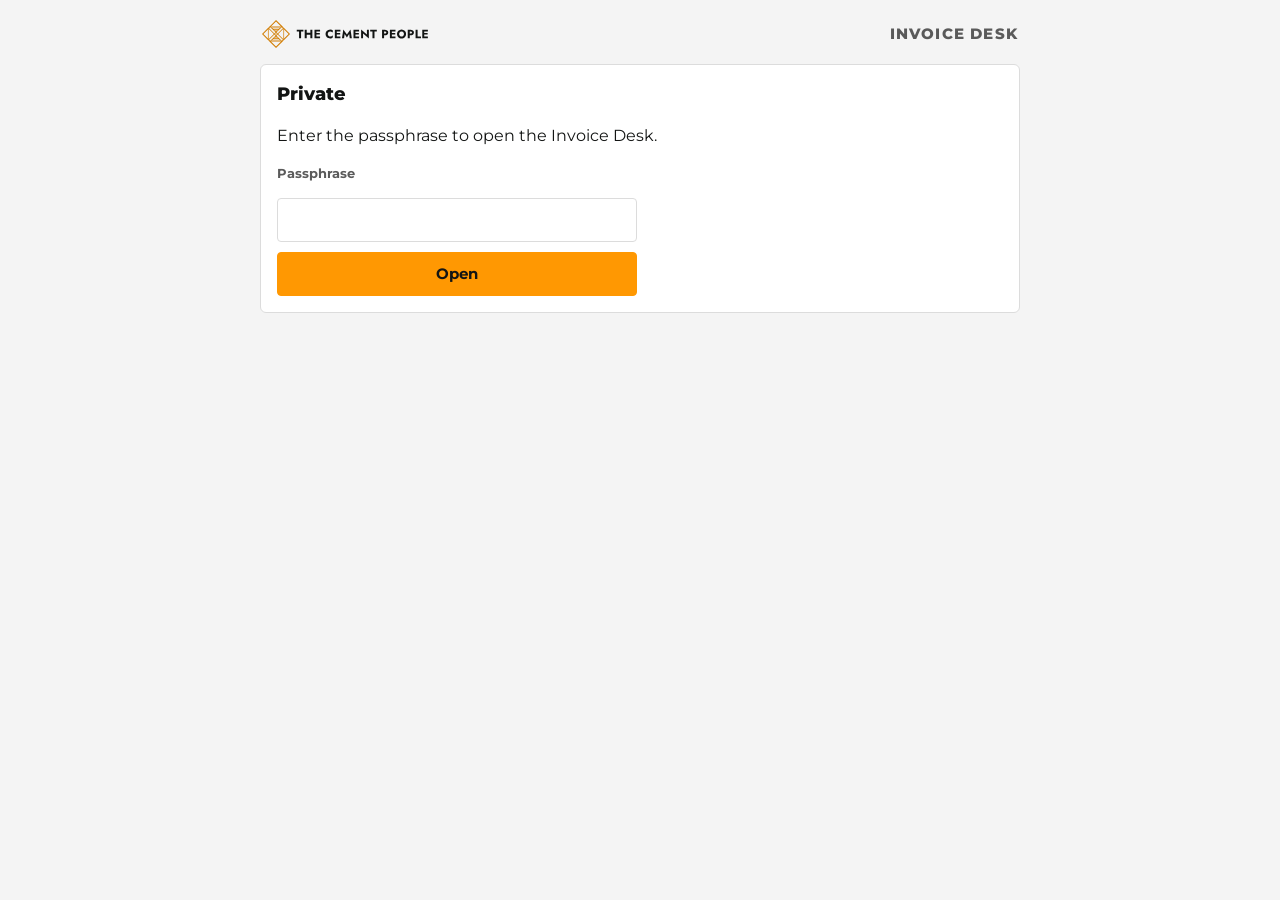
<file: invoice-desk/index.html>
<!DOCTYPE html>
<html lang="en" data-theme="light">
<head><meta name="robots" content="noindex, nofollow">
<meta charset="utf-8">
<meta name="viewport" content="width=device-width, initial-scale=1, viewport-fit=cover">
<meta name="robots" content="noindex, nofollow">
<meta name="referrer" content="no-referrer">
<meta name="color-scheme" content="light">
<meta name="theme-color" content="#ffffff">
<title>TCP Invoice Desk</title>
<link rel="icon" href="/favicon.svg" type="image/svg+xml">
<link rel="stylesheet" href="/_astro/products.DWRxfb0n.css">
<link rel="stylesheet" href="/_astro/invoice-desk.BEC9Vbgu.css"></head>
<body class="desk">

<main id="desk" class="dk">
  <header class="dk-head">
    <img src="/brand/tcp-logo-horizontal-on-light.svg" alt="The Cement People" width="592" height="100">
    <h1>Invoice Desk</h1>
  </header>

  <!-- Locked until the passphrase is entered -->
  <section id="gate" class="dk-card">
    <h2>Private</h2>
    <p>Enter the passphrase to open the Invoice Desk.</p>
    <form id="gateForm" autocomplete="off">
      <label for="pass">Passphrase</label>
      <input id="pass" type="password" autocapitalize="none" autocorrect="off" spellcheck="false" required>
      <button type="submit" class="dk-btn primary">Open</button>
      <p id="gateMsg" class="dk-msg" role="alert"></p>
    </form>
  </section>

  <div id="tool" hidden>
    <!-- 1. Paste the estimate -->
    <section class="dk-card">
      <h2><span class="dk-no">1</span>Customer's estimate</h2>
      <p class="dk-help">Copy the estimate message the customer sent on WhatsApp and paste it here. Or start an invoice without one.</p>
      <label for="paste" class="sr">WhatsApp estimate</label>
      <textarea id="paste" rows="6" placeholder="Hello The Cement People, … *Estimate TCP-…* …"></textarea>
      <div class="dk-row">
        <button type="button" id="readBtn" class="dk-btn primary">Read estimate</button>
        <button type="button" id="blankBtn" class="dk-btn">Start without an estimate</button>
      </div>
      <p id="readMsg" class="dk-msg" role="status"></p>
    </section>

    <div id="form" hidden>
      <!-- 2. Customer -->
      <section class="dk-card">
        <h2><span class="dk-no">2</span>Customer</h2>
        <div class="dk-grid">
          <div><label for="cName">Name</label><input id="cName" autocomplete="off" required></div>
          <div><label for="cPhone">Phone</label><input id="cPhone" type="tel" inputmode="tel" autocomplete="off" placeholder="024 123 4567" required></div>
          <div class="wide"><label for="cSite">Site or drop-off location</label><input id="cSite" autocomplete="off"></div>
        </div>
      </section>

      <!-- 3. Items -->
      <section class="dk-card">
        <h2><span class="dk-no">3</span>Items</h2>
        <p class="dk-help">Change a price if you agreed a different one with the customer. The website's price list does not change.</p>
        <div id="items"></div>
        <div class="dk-row">
          <label for="addSel" class="sr">Add a product</label>
          <select id="addSel"></select>
          <button type="button" id="addBtn" class="dk-btn">Add item</button>
        </div>
      </section>

      <!-- 4. Delivery -->
      <section class="dk-card">
        <h2><span class="dk-no">4</span>Delivery</h2>
        <div class="dk-opts" role="radiogroup" aria-label="Delivery">
          <label><input type="radio" name="dl" value="pending" checked> Not agreed yet</label>
          <label><input type="radio" name="dl" value="free"> Free delivery</label>
          <label><input type="radio" name="dl" value="fee"> Delivery fee</label>
          <label><input type="radio" name="dl" value="pickup"> Customer pickup</label>
        </div>
        <div id="feeBox" class="dk-fee" hidden>
          <label for="fee">Delivery fee (GH₵)</label>
          <input id="fee" type="text" inputmode="decimal" autocomplete="off" placeholder="0.00">
        </div>
      </section>

      <!-- 5. Invoice details -->
      <section class="dk-card">
        <h2><span class="dk-no">5</span>Invoice details</h2>
        <div class="dk-grid">
          <div><label for="iDate">Date</label><input id="iDate" type="date"></div>
          <div><label for="iRev">Version</label>
            <select id="iRev"><option value="1">First invoice</option><option value="2">Revised (2)</option><option value="3">Revised (3)</option><option value="4">Revised (4)</option></select></div>
          <div class="wide"><label for="iPay">How to pay (optional, printed on the invoice)</label><textarea id="iPay" rows="2" placeholder="e.g. MTN MoMo number and name, or bank details"></textarea></div>
          <div class="wide"><label for="iNote">Note to the customer (optional)</label><textarea id="iNote" rows="2"></textarea></div>
        </div>
      </section>

      <!-- Summary and actions -->
      <section class="dk-card dk-sum" aria-live="polite">
        <div class="dk-no-line"><span>Invoice number</span><b id="sNo"></b></div>
        <div><span>Materials</span><b id="sMat"></b></div>
        <div><span>Delivery</span><b id="sDel"></b></div>
        <div class="dk-total"><span>Total</span><b id="sTot"></b></div>
        <p id="sMsg" class="dk-msg" role="alert"></p>
        <div class="dk-row">
          <button type="button" id="shareBtn" class="dk-btn primary">Share invoice</button>
          <button type="button" id="pdfBtn" class="dk-btn">Download PDF</button>
        </div>
        <p class="dk-help">"Share invoice" opens your phone's share menu with the PDF and a short message: choose WhatsApp, then the customer. Use "Download PDF" to keep a copy: the PDF is your record of the invoice.</p>
      </section>

      <!-- 6. Payments and receipts (20 Nov 2026) -->
      <section class="dk-card" id="paySec">
        <h2><span class="dk-no">6</span>Payments and receipts</h2>
        <p class="dk-help">When the customer pays, record it here and share a receipt. Part payments are fine: each payment gets its own receipt showing the balance left.</p>
        <div class="dk-sum dk-paysum" aria-live="polite">
          <div><span>Invoice total</span><b id="pTot"></b></div>
          <div><span>Paid so far</span><b id="pPaid"></b></div>
          <div class="dk-total"><span>Balance</span><b id="pBal"></b></div>
        </div>
        <div id="pays"></div>
        <div id="payForm">
          <h3>Record a payment</h3>
          <div class="dk-grid">
            <div><label for="pAmt">Amount received (GH₵)</label>
              <input id="pAmt" type="text" inputmode="decimal" autocomplete="off" placeholder="0.00">
              <button type="button" id="pFull" class="dk-link">Whole balance</button></div>
            <div><label for="pDate">Date paid</label><input id="pDate" type="date"></div>
          </div>
          <div class="dk-opts dk-pm" role="radiogroup" aria-label="How the customer paid">
            <label><input type="radio" name="pm" value="momo"> Mobile Money</label>
            <label><input type="radio" name="pm" value="cash"> Cash</label>
            <label><input type="radio" name="pm" value="bank"> Bank transfer</label>
          </div>
          <div class="dk-grid dk-pm-more">
            <div id="netBox" hidden><label for="pNet">Network</label>
              <select id="pNet"><option>MTN MoMo</option><option>Telecel Cash</option><option>AT Money</option></select></div>
            <div id="refBox" hidden><label for="pRef" id="refLbl">Transaction ID (optional)</label>
              <input id="pRef" autocomplete="off" autocapitalize="characters"></div>
          </div>
          <div class="dk-row"><button type="button" id="payBtn" class="dk-btn primary">Record payment</button></div>
        </div>
        <p id="pMsg" class="dk-msg" role="status"></p>
        <button type="button" id="newBtn" class="dk-btn ghost">New invoice</button>
      </section>
    </div>
  </div>
</main>

<script type="application/json" id="desk-data">{"currency":"GH₵","business":{"name":"The Cement People","phone":"055 846 3468","website":"thecementpeople.com","email":"sales@thecementpeople.com","town":"Kasoa, Ghana","pickup":"Krispol City, Kasoa"},"products":[{"id":"c1","cat":"Cement","name":"Supacem 32.5R","unit":"50 kg bag","price":75},{"id":"c2","cat":"Cement","name":"Supacem 42.5R","unit":"50 kg bag","price":98},{"id":"c3","cat":"Cement","name":"Dzata 42.5R","unit":"50 kg bag","price":110},{"id":"c4","cat":"Cement","name":"Ghacem Waterproof 42.5N","unit":"50 kg bag","price":120},{"id":"i1","cat":"Iron Rods (Single Piece)","name":"Iron rod 16 mm","unit":"30 ft rod","price":102},{"id":"i2","cat":"Iron Rods (Single Piece)","name":"Iron rod 14 mm","unit":"30 ft rod","price":75},{"id":"i3","cat":"Iron Rods (Single Piece)","name":"Iron rod 12 mm","unit":"30 ft rod","price":58},{"id":"i4","cat":"Iron Rods (Single Piece)","name":"Iron rod 11.5 mm","unit":"30 ft rod","price":48},{"id":"i5","cat":"Iron Rods (Single Piece)","name":"Iron rod 10 mm","unit":"30 ft rod","price":40},{"id":"i6","cat":"Iron Rods (Single Piece)","name":"Iron rod 8 mm","unit":"30 ft rod","price":25},{"id":"j1","cat":"Iron Rods (Per Ton)","name":"Iron rod 16 mm","unit":"ton","price":6800},{"id":"j2","cat":"Iron Rods (Per Ton)","name":"Iron rod 14 mm","unit":"ton","price":6800},{"id":"j3","cat":"Iron Rods (Per Ton)","name":"Iron rod 12 mm","unit":"ton","price":6800},{"id":"j4","cat":"Iron Rods (Per Ton)","name":"Iron rod 11.5 mm","unit":"ton","price":6800},{"id":"j5","cat":"Iron Rods (Per Ton)","name":"Iron rod 10 mm","unit":"ton","price":6800},{"id":"j6","cat":"Iron Rods (Per Ton)","name":"Iron rod 8 mm","unit":"ton","price":6800},{"id":"i8","cat":"Binding Wire","name":"Binding wire","unit":"roll","price":60}]}</script>
<script src="/scripts/invoice-desk.js?v=9ec6134277"></script>
</body>
</html>
</file>
<file: _astro/products.DWRxfb0n.css>
@font-face{font-family:Montserrat;font-style:normal;font-weight:400;font-display:swap;src:url(/fonts/montserrat-latin-400-normal.woff2)format("woff2");unicode-range:U+??,U+131,U+152-153,U+2BB-2BC,U+2C6,U+2DA,U+2DC,U+304,U+308,U+329,U+2000-206F,U+20AC,U+2122,U+2191,U+2193,U+2212,U+2215,U+FEFF,U+FFFD}@font-face{font-family:Montserrat;font-style:normal;font-weight:400;font-display:swap;src:url(/fonts/montserrat-latin-ext-400-normal.woff2)format("woff2");unicode-range:U+100-2BA,U+2BD-2C5,U+2C7-2CC,U+2CE-2D7,U+2DD-2FF,U+304,U+308,U+329,U+1D00-1DBF,U+1E00-1E9F,U+1EF2-1EFF,U+2020,U+20A0-20AB,U+20AD-20C0,U+2113,U+2C60-2C7F,U+A720-A7FF}@font-face{font-family:Montserrat;font-style:normal;font-weight:600;font-display:swap;src:url(/fonts/montserrat-latin-600-normal.woff2)format("woff2");unicode-range:U+??,U+131,U+152-153,U+2BB-2BC,U+2C6,U+2DA,U+2DC,U+304,U+308,U+329,U+2000-206F,U+20AC,U+2122,U+2191,U+2193,U+2212,U+2215,U+FEFF,U+FFFD}@font-face{font-family:Montserrat;font-style:normal;font-weight:600;font-display:swap;src:url(/fonts/montserrat-latin-ext-600-normal.woff2)format("woff2");unicode-range:U+100-2BA,U+2BD-2C5,U+2C7-2CC,U+2CE-2D7,U+2DD-2FF,U+304,U+308,U+329,U+1D00-1DBF,U+1E00-1E9F,U+1EF2-1EFF,U+2020,U+20A0-20AB,U+20AD-20C0,U+2113,U+2C60-2C7F,U+A720-A7FF}@font-face{font-family:Montserrat;font-style:normal;font-weight:800;font-display:swap;src:url(/fonts/montserrat-latin-800-normal.woff2)format("woff2");unicode-range:U+??,U+131,U+152-153,U+2BB-2BC,U+2C6,U+2DA,U+2DC,U+304,U+308,U+329,U+2000-206F,U+20AC,U+2122,U+2191,U+2193,U+2212,U+2215,U+FEFF,U+FFFD}@font-face{font-family:Montserrat;font-style:normal;font-weight:800;font-display:swap;src:url(/fonts/montserrat-latin-ext-800-normal.woff2)format("woff2");unicode-range:U+100-2BA,U+2BD-2C5,U+2C7-2CC,U+2CE-2D7,U+2DD-2FF,U+304,U+308,U+329,U+1D00-1DBF,U+1E00-1E9F,U+1EF2-1EFF,U+2020,U+20A0-20AB,U+20AD-20C0,U+2113,U+2C60-2C7F,U+A720-A7FF}@font-face{font-family:Montserrat;font-style:normal;font-weight:700;font-display:swap;src:url(/fonts/montserrat-latin-700-normal.woff2)format("woff2");unicode-range:U+??,U+131,U+152-153,U+2BB-2BC,U+2C6,U+2DA,U+2DC,U+304,U+308,U+329,U+2000-206F,U+20AC,U+2122,U+2191,U+2193,U+2212,U+2215,U+FEFF,U+FFFD}@font-face{font-family:Montserrat;font-style:normal;font-weight:700;font-display:swap;src:url(/fonts/montserrat-latin-ext-700-normal.woff2)format("woff2");unicode-range:U+100-2BA,U+2BD-2C5,U+2C7-2CC,U+2CE-2D7,U+2DD-2FF,U+304,U+308,U+329,U+1D00-1DBF,U+1E00-1E9F,U+1EF2-1EFF,U+2020,U+20A0-20AB,U+20AD-20C0,U+2113,U+2C60-2C7F,U+A720-A7FF}:root{--bg:#f4f4f4;--tex:url(/images/texture/concrete-neutral-25.webp);--card:#fff;--ink:#131514;--mute:#5a5a5a;--line:#dcdcdc;--y:#ff9802;--y-soft:#ffe3ba;--y-tint:#fff3e3;--sec-a:#ebebeb;--sec-a-body:#fff;--sec-b:#e0e0e0;--sec-b-body:#f7f7f7;--footer-text:#d9d9d6;--dark:#131514;--on-dark:#fff;--on-dark-mute:#cfcac0;--on-y:#131514;--thumb-bg:#fff;--panel:#f4f4f4;--pn-bg:#292d2b;--pn-ink:#fff;--pn-edge:transparent;--lno-bg:#ffb549;--lno-ink:#292d2b;--hsh:#e6e5e0;--sel:#f8f2ea;--fill:#f4f4f4;--field:#fff;--field-line:#dcdcdc;--tex-size:512px;--font:Montserrat,system-ui,-apple-system,"Segoe UI",Roboto,Arial,sans-serif;--t-display:clamp(32px,3.4vw,52px);--t-heading:30px;--t-sub:18px;--t-price:17px;--t-body:16px;--t-small:14px;--t-label:13px;--w-text:400;--w-label:600;--w-strong:800;--s1:4px;--s2:8px;--s3:12px;--s4:16px;--s5:24px;--s6:32px;--s7:48px;--s8:64px;--gap-section:var(--s8);--page:1100px;--measure:70ch;--r-control:6px;--r-panel:8px;--shadow:0 6px 24px #0000000f;--tap:44px}:root[data-theme=dark]{color-scheme:dark;--bg:#0d0f0e;--tex:url(/images/texture/concrete-dark.webp);--card:#262a28;--panel:#262a28;--fill:#363b38;--field:#2f3431;--field-line:#7a817d;--ink:#f3f4f2;--mute:#c6cac6;--line:#434a46;--y-soft:#5a3f12;--y-tint:#3d301a;--pn-bg:transparent;--pn-ink:var(--ink);--pn-edge:#8a8d8b;--hsh:#343936;--sel:#302b22;--sec-a:#363b38;--sec-a-body:#262a28;--sec-b:#3b403d;--sec-b-body:#2b2f2d;--dark:#070807;--shadow:0 6px 24px #0000008c}@media (width<=899px){:root{--t-display:clamp(34px,9.5vw,44px);--t-heading:24px;--t-sub:17px;--gap-section:40px}}
</file>
<file: _astro/index.CbImqBvA.css>
:root{color-scheme:light dark;box-sizing:border-box;padding-top:env(safe-area-inset-top,0px);padding-bottom:env(safe-area-inset-bottom,0px)}*,:before,:after{box-sizing:inherit}html{scroll-behavior:smooth;scroll-padding-top:calc(env(safe-area-inset-top,0px) + 76px)}@media (prefers-reduced-motion:reduce){html{scroll-behavior:auto}}body{background:var(--bg) var(--tex) 0 0/var(--tex-size) var(--tex-size);color:var(--ink);font-family:var(--font);font-size:var(--t-body);margin:0;line-height:1.5}body:before{content:"";height:env(safe-area-inset-top,0px);background:var(--card);z-index:10;position:fixed;inset:0 0 auto}button,input,select{font-family:inherit}:focus-visible{outline:3px solid var(--ink);outline-offset:2px}h1{letter-spacing:-.025em;margin:6px 0 10px;font-size:clamp(28px,6vw,42px);font-weight:800;line-height:1.05}h2{align-items:center;gap:10px;margin:26px 0 2px;font-size:17px;font-weight:800;display:flex}.mute{color:var(--mute)}.vh{clip:rect(0 0 0 0);white-space:nowrap;border:0;width:1px;height:1px;margin:-1px;padding:0;position:absolute;overflow:hidden}.lead{color:var(--mute);max-width:52ch;margin:0}.cta,.bar button{justify-content:center;align-items:center;gap:var(--s2);min-height:var(--tap);background:var(--y);color:var(--on-y);border:1px solid var(--y);border-radius:var(--r-control);font-weight:var(--w-label);cursor:pointer;text-decoration:none;display:inline-flex}.btn2{justify-content:center;align-items:center;gap:var(--s2);min-height:var(--tap);background:var(--field);color:var(--ink);border:1px solid var(--ink);border-radius:var(--r-control);font-weight:var(--w-label);text-decoration:none;display:inline-flex}.cta:hover,.bar button:hover{border-color:var(--ink)}.btn2:hover{background:var(--fill)}header{top:env(safe-area-inset-top,0px);z-index:11;background:var(--card);color:var(--ink);border-bottom:1px solid var(--line);position:sticky}.hin{max-width:var(--page);padding:var(--s3) var(--s4);align-items:center;gap:var(--s3);margin:0 auto;display:flex}.brand{color:inherit;align-items:center;gap:10px;margin-right:auto;text-decoration:none;display:flex}.brand picture,.brand img{display:block}.brand img{width:auto;height:65px}@media (width<=899px){.brand img{height:44px}}@media (width<=359px){.brand img{height:36px}}nav{align-items:center;gap:var(--s5);display:flex}nav a{min-height:var(--tap);color:var(--ink);font-weight:var(--w-label);font-size:var(--t-body);border-bottom:3px solid #0000;align-items:center;text-decoration:none;display:inline-flex}nav a:hover{border-bottom-color:var(--y)}#menu{min-width:var(--tap);min-height:var(--tap);color:var(--ink);padding:var(--s2);cursor:pointer;background:0 0;border:0;display:none}#menu svg{width:28px;height:28px;display:block}.nav-scrim{z-index:10;background:#0a0b0a8c;position:fixed;inset:0}.nav-scrim[hidden],.brand .lg-d,:root[data-theme=dark] .brand .lg-l{display:none}:root[data-theme=dark] .brand .lg-d{display:block}.theme{min-width:var(--tap);min-height:var(--tap);border-radius:var(--r-control);color:var(--ink);font:inherit;font-weight:var(--w-label);cursor:pointer;background:0 0;border:0;justify-content:center;align-items:center;gap:10px;padding:0;display:inline-flex}.theme:hover{background:var(--fill)}.theme svg{flex:none;width:22px;height:22px}.theme .sun,:root[data-theme=dark] .theme .moon{display:none}:root[data-theme=dark] .row .nm,:root[data-theme=dark] .ln .nm{font-weight:var(--w-label)}:root[data-theme=dark] ::placeholder{color:#9ea39f;opacity:1}:root[data-theme=dark] :focus-visible{outline:2px solid var(--y);outline-offset:2px}:root[data-theme=dark] .theme .sun{display:block}.theme .tl{clip:rect(0 0 0 0);white-space:nowrap;width:1px;height:1px;position:absolute;overflow:hidden}.theme .sw{display:none}.hero{flex-direction:column;display:flex}.hpic{order:2;margin-top:-22vw;display:block}@media (width<=899px){:root[data-theme=dark] .hpic{margin-top:var(--s5)}}.hpic img{width:100%;height:auto;display:block;-webkit-mask-image:linear-gradient(#0000,#000 22% 90%,#0000);mask-image:linear-gradient(#0000,#000 22% 90%,#0000)}.htx{z-index:1;text-align:left;order:1;padding:30px 20px 0;position:relative}.kick{font-size:var(--t-label);font-weight:var(--w-strong);letter-spacing:.22em;text-transform:uppercase;margin:0}.htx h1{font-size:var(--t-display);letter-spacing:-.03em;margin:var(--s3) 0 0;max-width:none;line-height:1.02}.htx .lead{color:var(--ink);font-size:var(--t-body);max-width:30ch;margin:14px 0 20px}.ctas{flex-wrap:wrap;justify-content:flex-start;gap:10px;display:flex}.ctas a,.ctas .enq-btn{font-size:var(--t-body);padding:10px 18px}@media (width<=359px){.ctas{flex-direction:column}.ctas .enq,.ctas .enq-btn{width:100%}}@media (width>=900px){.hero{grid-template-columns:65fr 35fr;display:grid}.hpic{order:0;margin:0}.hpic img{-webkit-mask-image:none;mask-image:none}.htx{order:0;align-self:center;padding:40px clamp(24px,3.5vw,56px)}.htx .lead{font-size:var(--t-price)}}@media (width>=900px) and (width<=1199px){.htx{padding-inline:var(--s5)}.ctas{gap:var(--s2)}.ctas a,.ctas .enq-btn{padding-inline:var(--s3)}}@media (width>=900px) and (width<=1023px){.htx{padding-inline:var(--s4)}}.enq{display:inline-block;position:relative}.enq-btn{cursor:pointer;font-family:inherit}.enq-btn .chev{flex:none;width:14px;height:14px;transition:transform .15s}.enq-btn[aria-expanded=true] .chev{transform:rotate(180deg)}.cta.big{padding:var(--s3) 22px;font-size:var(--t-body)}.enq-menu{z-index:20;background:var(--card);border:1px solid var(--line);border-radius:var(--r-panel);min-width:270px;padding:6px;position:absolute;top:calc(100% + 6px);left:0;box-shadow:0 10px 30px #00000024}.enq-menu[hidden]{display:none}.enq-menu a{align-items:center;gap:var(--s3);min-height:52px;padding:var(--s2) var(--s3);border-radius:var(--r-control);color:var(--ink);font-weight:var(--w-label);text-decoration:none;display:flex}.enq-menu a:hover,.enq-menu a:focus-visible{background:var(--fill)}.cphone{margin:var(--s4) 0 var(--s3);flex-direction:column;gap:2px;display:flex}.cphone span{font-size:var(--t-label);font-weight:var(--w-strong);letter-spacing:.08em;text-transform:uppercase;color:var(--mute)}.cphone a{font-size:clamp(26px,5vw,34px);font-weight:var(--w-strong);color:var(--ink);letter-spacing:-.01em;text-decoration:none}.cphone a:hover{text-decoration:underline}#contact .cdetails{margin-top:var(--s5)}#contact .cnote{margin-top:var(--s3)}.enq-menu a svg{flex:none;width:22px;height:22px}.enq-menu small{font-weight:var(--w-text);font-size:var(--t-small);color:var(--mute);display:block}.enq-menu .grab{display:none}.enq-scrim{z-index:29;background:#13151459;position:fixed;inset:0}.enq-scrim[hidden]{display:none}@media (width<=599px){.enq-menu{z-index:31;padding:10px var(--s3) calc(14px + env(safe-area-inset-bottom,0px));border-radius:14px 14px 0 0;position:fixed;inset:auto 0 0}.enq-menu .grab{background:var(--line);width:40px;height:4px;margin:2px auto var(--s2);border-radius:2px;display:block}}main{max-width:var(--page);padding:var(--gap-section) var(--s4) 0;gap:var(--s5);margin:0 auto;display:grid}.sec{padding:var(--gap-section) var(--s4) 0}.wrap{max-width:calc(var(--page) - 2*var(--s4));margin:0 auto}.wrap p{max-width:var(--measure);font-size:var(--t-body);color:var(--mute);margin:0 0 20px}.wrap a:not(.wa){color:var(--ink);font-weight:var(--w-label)}.st{font-size:var(--t-heading);letter-spacing:-.02em;line-height:1.1;font-weight:var(--w-strong);margin:0 0 var(--s2);border:0;padding:0;display:block}.st:before{display:none}#catalog{background:var(--panel);border-radius:var(--r-panel);min-width:0;box-shadow:0 0 0 20px var(--panel),0 0 0 21px var(--line)}@media (width<=899px){#catalog{box-shadow:0 0 0 16px var(--panel);border-radius:0}}#catalog>.lead{margin:0 0 6px}.tools{gap:10px;margin:20px 0 6px;display:grid}input[type=search]{width:100%;min-height:var(--tap);padding:10px var(--s3);font-size:var(--t-body);border:1px solid var(--field-line);border-radius:var(--r-control);background:var(--field);color:var(--ink)}.tabs{gap:var(--s2);grid-template-columns:repeat(4,minmax(0,1fr));display:grid}.tabs button{text-align:left;background:var(--field);border:1px solid var(--field-line);border-radius:var(--r-control);min-height:64px;color:var(--ink);font:inherit;cursor:pointer;flex-direction:column;justify-content:center;align-items:flex-start;gap:1px;padding:10px 12px;line-height:1.2;display:flex}.tabs button:hover{border-color:var(--ink)}.tabs .tno{font-size:12px;font-weight:var(--w-strong);color:var(--mute);letter-spacing:.04em}.tabs b{font-size:var(--t-body);font-weight:var(--w-strong)}.tabs small{font-size:var(--t-small);font-weight:var(--w-label);color:var(--mute)}.tabs button[aria-pressed=true]{background:var(--y-tint);border-color:var(--y);box-shadow:inset 0 0 0 1px var(--y)}.tabs button[aria-pressed=true] .tno{color:var(--on-y);background:var(--y);border-radius:4px;padding:0 5px}@media (width<=599px){.tabs{grid-template-columns:1fr 1fr}.tabs button{min-height:68px}}#list{touch-action:auto}#list.snap{scroll-snap-type:x mandatory;scrollbar-width:none;overscroll-behavior-x:contain;align-items:flex-start;transition:height .28s;display:flex;overflow:auto hidden}#list.snap::-webkit-scrollbar{display:none}#list.snap .slide{scroll-snap-align:start;scroll-snap-stop:always;flex:0 0 100%;min-width:0}@keyframes inl{0%{opacity:0;transform:translate(28px)}to{opacity:1;transform:none}}@keyframes inr{0%{opacity:0;transform:translate(-28px)}to{opacity:1;transform:none}}#list.in-l{animation:.25s ease-out inl}#list.in-r{animation:.25s ease-out inr}@media (prefers-reduced-motion:reduce){#list.snap{transition:none}#list.in-l,#list.in-r{animation:none}}#list h3{font-size:var(--t-sub);font-weight:var(--w-strong);border-bottom:1px solid var(--line);align-items:center;gap:10px;margin:30px 0 0;padding-bottom:10px;display:flex}#list h3 svg{width:22px;height:22px;color:var(--mute);flex:none}#list h4{font-size:var(--t-small);font-weight:var(--w-label);color:var(--mute);margin:22px 0 2px}#list .cat-note{margin:var(--s2) 0 0;font-size:var(--t-small);color:var(--mute)}#list .cat-price{margin:var(--s2) 0 0;font-size:var(--t-body);color:var(--ink)}#list .cat-price b{font-size:var(--t-price);font-weight:var(--w-strong)}.banner{aspect-ratio:3;object-fit:cover;background:var(--card);border:1px solid var(--line);border-radius:var(--r-panel);width:100%;min-width:0;max-width:100%;height:auto;margin:var(--s5) 0 0;display:block}section.nobanner .banner{display:none}.row{border-bottom:1px solid var(--line);grid-template-columns:minmax(0,1fr) auto auto;align-items:center;gap:10px;padding:14px 0;display:grid}.row.has-img{grid-template-columns:96px minmax(0,1fr) auto auto}.thumb{object-fit:contain;background:var(--thumb-bg);width:96px;height:96px;box-shadow:0 0 0 1px var(--line);border-radius:var(--r-control);border:0;display:block}.nm{font-size:var(--t-body);font-weight:var(--w-text)}.nm small{font-weight:var(--w-text);font-size:var(--t-small);color:var(--mute);display:block}.nm .rn{flex-wrap:wrap;align-items:center;gap:10px;display:inline-flex}.nm .sz{text-align:center;background:var(--dark);min-width:76px;color:var(--on-dark);font-weight:var(--w-strong);font-size:var(--t-price);border-radius:var(--r-control);letter-spacing:.01em;order:-1;padding:9px 10px;line-height:1;display:inline-block}.pr{font-weight:var(--w-strong);font-size:var(--t-price);text-align:right;position:relative}.buy{display:contents}.add{min-height:var(--tap);padding:var(--s2) 18px;background:var(--field);color:var(--ink);border:1px solid var(--field-line);border-radius:var(--r-control);font-size:var(--t-small);font-weight:var(--w-label);cursor:pointer}.add:hover,.add:focus-visible{background:var(--y-soft);border-color:var(--y)}.row.in{background:var(--sel);box-shadow:inset 4px 0 0 var(--y);border-radius:var(--r-control);padding-inline:var(--s3)}.row.in .nm:before{content:"✓ In your estimate";font-size:12px;font-weight:var(--w-strong);letter-spacing:.02em;margin-bottom:2px;display:block}.step{border:1px solid var(--field-line);border-radius:var(--r-control);justify-self:start;display:inline-flex;overflow:hidden}.step button{width:40px;min-height:var(--tap);background:var(--fill);color:var(--ink);font-size:var(--t-sub);font-weight:var(--w-label);cursor:pointer;border:0}.step input{width:72px;min-height:var(--tap);text-align:center;border:0;border-inline:1px solid var(--field-line);background:var(--field);color:var(--ink);font-size:var(--t-body);font-weight:var(--w-label);-moz-appearance:textfield;border-radius:0;padding:0 2px}.qty{align-items:center;gap:var(--s2);white-space:nowrap;justify-self:start;display:inline-flex}.qty .u{font-size:var(--t-small);color:var(--mute);flex:none}.step input::-webkit-outer-spin-button,.step input::-webkit-inner-spin-button{-webkit-appearance:none;margin:0}.docket{background:var(--card);border:1px solid var(--line);border-radius:var(--r-panel);box-shadow:var(--shadow);flex-direction:column;display:flex;overflow:hidden}.dh{justify-content:space-between;align-items:center;gap:var(--s3);background:var(--dark);color:var(--on-dark);padding:14px var(--s4) 2px;display:flex}.dh b{font-size:var(--t-sub);font-weight:var(--w-strong)}.dh span{font-size:var(--t-label);color:var(--on-dark-mute)}.dm{background:var(--dark);color:var(--on-dark-mute);padding:0 var(--s4) var(--s3);font-size:var(--t-label)}.etools{justify-content:space-between;align-items:center;gap:var(--s2);padding:var(--s1) var(--s4);border-bottom:1px solid var(--line);flex:none;display:flex}.etools[hidden]{display:none}.etool{min-height:var(--tap);color:var(--ink);font-size:var(--t-small);font-weight:var(--w-label);text-underline-offset:3px;cursor:pointer;background:0 0;border:0;align-items:center;gap:6px;padding:0 2px;text-decoration:underline;display:inline-flex}.etool svg{flex:none;width:18px;height:18px}.etool{white-space:nowrap}@media (width<=399px){.etools{padding-inline:var(--s3)}.etool{font-size:var(--t-label);gap:4px}.etool svg{width:16px;height:16px}}#clear{color:var(--mute);margin-left:auto}.dh #ref{margin-left:auto}.xclose,#full .i-back,#est.full #full .i-open{display:none}#est.full #full .i-back{display:block}#est.full .xclose{border-radius:var(--r-control);width:40px;height:40px;color:var(--on-dark);cursor:pointer;background:0 0;border:0;justify-content:center;align-items:center;margin:-6px -8px -6px 4px;display:inline-flex}#est.full .xclose:hover{background:#ffffff1f}.xclose svg{width:22px;height:22px}.eask{align-items:center;gap:var(--s2);margin:var(--s2) var(--s4);padding:10px var(--s3);background:var(--fill);border-radius:var(--r-control);font-size:var(--t-small);flex-wrap:wrap;flex:none;display:flex}.eask[hidden]{display:none}.eask b{flex:100%}.eask button{min-height:var(--tap);padding:0 var(--s4);border:1px solid var(--ink);border-radius:var(--r-control);background:var(--card);color:var(--ink);font-size:var(--t-small);font-weight:var(--w-label);cursor:pointer}.eask .yes{background:var(--ink);color:var(--card)}.escroll{padding:0 var(--s4)}#glance:empty{display:none}#glance{padding:14px 0 var(--s1)}#glance h3{margin:0 0 var(--s2);font-size:var(--t-label);font-weight:var(--w-strong);letter-spacing:.08em;text-transform:uppercase;color:var(--mute)}#glance h3:after{content:"";background:var(--y);width:32px;height:3px;margin-top:6px;display:block}#glance .tiles{gap:var(--s2);grid-template-columns:1fr 1fr;display:grid}#glance .tiles div{background:var(--fill);border-radius:var(--r-control);font-size:var(--t-small);color:var(--mute);padding:7px 10px;line-height:1.3}#glance .tiles b{font-size:var(--t-price);font-weight:var(--w-strong);color:var(--ink);margin-right:2px}.estart{background:var(--fill);border-radius:var(--r-panel);padding:14px var(--s4);margin:14px 0 var(--s1)}.estart[hidden]{display:none}.estart>b{margin-bottom:6px;display:block}.estart ol{font-size:var(--t-small);color:var(--mute);margin:0;padding-left:20px}.estart li{margin-bottom:3px}#lines{padding:0}.es{border-top:2px solid var(--y);margin:18px 0}.esh{z-index:2;background:var(--card);width:100%;color:var(--ink);text-align:left;font:inherit;cursor:pointer;border:0;grid-template-columns:16px auto minmax(0,1fr) auto;align-items:center;gap:10px;padding:10px 0;display:grid;position:sticky;top:0}.es:not(.shut) .esh{border-bottom:1px solid var(--line)}.es:not(.shut) .enm span,.es:not(.shut) .esx{display:none}.esh .chev{width:16px;height:16px;transition:transform .15s}.es.shut .esh .chev{transform:rotate(-90deg)}.eno{background:var(--y);color:var(--on-y);font-size:12px;font-weight:var(--w-strong);border-radius:4px;padding:2px 6px}.enm{flex-direction:column;min-width:0;line-height:1.25;display:flex}.enm b{font-size:var(--t-body);font-weight:var(--w-strong);text-transform:uppercase;letter-spacing:.05em}.enm span{font-size:var(--t-small);color:var(--mute)}.esx{font-size:var(--t-body);font-weight:var(--w-strong);white-space:nowrap}.esb{padding:0}.es.shut .esb{display:none}.esub{margin:var(--s3) 0 0;padding-bottom:var(--s1);border-bottom:1px solid var(--line);font-size:var(--t-label);font-weight:var(--w-strong);letter-spacing:.06em;text-transform:uppercase;justify-content:space-between;gap:10px;display:flex}.esub span{letter-spacing:0;text-transform:none;font-weight:var(--w-label);color:var(--mute)}.est{font-size:var(--t-small);font-weight:var(--w-label);color:var(--mute);justify-content:space-between;gap:10px;padding:10px 0;display:flex}.est b{font-weight:var(--w-strong);white-space:nowrap;color:var(--ink)}.est.all{border-top:1px solid var(--line)}.ln{align-items:center;gap:var(--s1) var(--s3);padding:var(--s3) 0;border-bottom:1px solid var(--line);flex-wrap:wrap;display:flex}.ln .nm{min-width:0;font-weight:var(--w-label);flex:100%;line-height:1.3}.ln .nm small{margin-top:2px}.ln .amt{text-align:right;font-weight:var(--w-strong);font-size:var(--t-price);white-space:nowrap;margin-left:auto}@media (width<=599px){.escroll{padding:0 12px}.esb{padding:0 10px}.ln .amt{font-size:17px}}.empty{padding:var(--s4) 0;margin:0}.empty .undo{color:var(--ink);font-weight:var(--w-label);padding:var(--s2) var(--s3)}.edeliv{margin:var(--s3) 0 0;background:var(--fill);border-radius:var(--r-control);border:1px solid var(--y);padding:14px}.edeliv h3{font-size:var(--t-body);font-weight:var(--w-strong);margin:0 0 2px}.edeliv p{margin:0 0 var(--s2);font-size:var(--t-small);color:var(--mute)}.dl{font-weight:var(--w-label);font-size:var(--t-small);display:block}#loc{width:100%;min-height:var(--tap);font-size:var(--t-body);border:1px solid var(--field-line);border-radius:var(--r-control);background:var(--field);color:var(--ink);margin-top:6px;padding:10px;display:block}.fine{padding:var(--s3) 0 var(--s4);font-size:var(--t-label);color:var(--mute);margin:0}.efoot{background:var(--card);border-top:1px solid var(--line);padding:10px var(--s4) 14px;flex:none;box-shadow:0 -8px 18px #0000000d}.tot{padding:0}.tot div{justify-content:space-between;align-items:baseline;gap:var(--s4);font-size:var(--t-small);padding:2px 0;display:flex}.tot div span:first-child{min-width:0}.tot div span:last-child{text-align:right;white-space:nowrap;flex:none}.tot .tbc{color:var(--mute)}.tot .gt{column-gap:var(--s3);border-top:1px solid var(--line);margin-top:var(--s1);padding-top:var(--s2);font-size:var(--t-body);font-weight:var(--w-strong);flex-wrap:wrap}.tot .gt span:first-child{white-space:nowrap;flex:none}.tot .gt span:last-child{margin-left:auto;font-size:19px}@media (width<=399px){.efoot{padding-inline:var(--s3)}.tot .gt{font-size:var(--t-small)}.tot .gt span:last-child{font-size:18px}.tot .gt.lg{font-size:var(--t-label)}.tot .gt.lg span:last-child{font-size:16px}}.acts{gap:6px;padding:10px 0 0;display:grid}.acts .cta{width:100%;min-height:48px;padding:var(--s3);font-size:var(--t-body);text-align:center}.acts .btn2{width:100%;font-size:var(--t-small);cursor:pointer}#send svg{flex:none;width:20px;height:20px}#print svg{flex:none;width:18px;height:18px}#send.off{opacity:.45;pointer-events:none}.ghost{min-height:var(--tap);color:var(--mute);padding:var(--s2);font-size:var(--t-small);cursor:pointer;background:0 0;border:0;text-decoration:underline}.dclose{display:none}.dclose svg{flex:none;width:20px;height:20px}.escrim{z-index:39;background:#13151473;position:fixed;inset:0}.escrim[hidden]{display:none}@media (width>=900px){main{align-items:start;gap:var(--s6);grid-template-columns:minmax(0,1fr) 380px}@media (width>=1100px){main{grid-template-columns:minmax(0,1fr) 420px}}.docket{top:calc(env(safe-area-inset-top,0px) + 108px);max-height:calc(100vh - 132px);position:sticky}.escroll{overscroll-behavior:contain;flex:auto;min-height:0;overflow-y:auto}#est.full{z-index:40;width:min(860px,94vw);max-height:92vh;position:fixed;top:4vh;left:50%;transform:translate(-50%);box-shadow:0 20px 60px #0000004d}#est.full #glance .tiles{grid-template-columns:repeat(4,1fr)}#est.full .ln{grid-template-columns:minmax(0,1fr) auto 150px;align-items:center;display:grid}#est.full .ln .nm{grid-column:1}#est.full .acts{grid-template-columns:1fr 280px}#est:not(.full) .step button{width:36px}#est:not(.full) .step input{width:64px}@media (width<=1099px){#est:not(.full) .step button{width:32px}#est:not(.full) .step input{width:60px}#est:not(.full) .ln{column-gap:10px}}}@media (width<=899px){#est.open{z-index:30;height:100dvh;box-shadow:none;padding-top:env(safe-area-inset-top,0px);border:0;border-radius:0;position:fixed;inset:0}#est.open .escroll{overscroll-behavior:contain;flex:auto;min-height:0;overflow-y:auto}#est.open .efoot{padding-bottom:calc(14px + env(safe-area-inset-bottom,0px))}#est.open{grid-template-rows:auto auto auto auto minmax(0,1fr) auto;grid-template-columns:minmax(0,1fr) auto;display:grid}#est.open>*{grid-column:1/-1}#est.open .dclose{grid-row:1}#est.open .dh{grid-row:2}#est.open .dm{grid-area:3/1}#est.open .etools{background:var(--dark);padding:0 var(--s4) 4px 0;border:0;grid-area:3/2;align-self:stretch;align-items:flex-start}#est.open .etool{color:var(--on-dark-mute);min-height:32px}#est.open .eask{grid-row:4}#est.open .escroll{grid-row:5}#est.open .efoot{grid-row:6;padding-top:8px}#est.open .tdl{display:none}#est.open .tot .gt{border-top:0;margin-top:0;padding-top:0}#est.open #full{display:none}#est.open .dclose{width:100%;min-height:var(--tap);text-align:left;padding:var(--s3) var(--s4);background:var(--card);border:0;border-bottom:1px solid var(--line);color:var(--ink);font-size:var(--t-body);font-weight:var(--w-label);cursor:pointer;flex:none;align-items:center;gap:10px;display:flex}}.bar{z-index:12;background:var(--dark);color:var(--on-dark);border-top:4px solid var(--y);padding:var(--s3) var(--s4) calc(12px + env(safe-area-inset-bottom,0px));justify-content:space-between;align-items:center;gap:var(--s3);display:none;position:fixed;bottom:0;left:0;right:0}.bar.on{display:flex}.bar{transition:transform .2s,visibility .2s}.bar.on.away{visibility:hidden;transform:translateY(100%)}@media (prefers-reduced-motion:reduce){.bar{transition:none}}.bar b{line-height:1.15;font-weight:var(--w-strong);font-size:var(--t-sub);flex-direction:column;display:flex}.bar b small{font-size:var(--t-label);font-weight:var(--w-label);color:var(--on-dark-mute);white-space:nowrap}@media (width<=379px){.bar .bl{display:none}}.bar button{padding:var(--s3) 18px;font-size:var(--t-body);white-space:nowrap}@media (width>=900px){.bar,.bar.on{display:none}}.foot{margin-top:var(--gap-section);background:var(--dark);color:var(--footer-text);border-top:4px solid var(--y);padding:var(--s5) var(--s4) 110px}.foot div{max-width:var(--page);flex-direction:column;align-items:flex-start;gap:14px;margin:0 auto;display:flex}.flogo{width:auto;max-width:100%;height:64px;display:block}@media (width<=599px){.flogo{height:56px}}.foot p{font-size:var(--t-small);margin:0}@media (width>=900px){.foot{padding-bottom:28px}}@media (width<=819px){nav{background:var(--card);border-bottom:1px solid var(--line);padding:6px var(--s4) var(--s3);flex-direction:column;align-items:stretch;gap:0;display:none;position:absolute;top:100%;left:0;right:0}nav.open{display:flex;box-shadow:0 12px 24px #00000040}nav a{padding:var(--s3) 0;border-bottom:1px solid var(--line)}.theme{width:100%;padding:var(--s3) 0;font-size:var(--t-body);border-radius:0;justify-content:flex-start}.theme:hover{background:0 0}.theme .tl{clip:auto;width:auto;height:auto;position:static;overflow:visible}.theme .sw{background:var(--line);border-radius:12px;width:40px;height:24px;margin-left:auto;transition:background .15s;display:block;position:relative}.theme .sw:after{content:"";background:var(--card);border-radius:50%;width:18px;height:18px;transition:transform .15s;position:absolute;top:3px;left:3px;box-shadow:0 1px 2px #0000004d}.theme[aria-pressed=true] .sw{background:var(--y)}.theme[aria-pressed=true] .sw:after{transform:translate(16px)}#menu{display:block}}@media (width<=560px){.row{grid-template-columns:minmax(0,1fr) auto}.row .nm{grid-column:1/-1}.row .pr{text-align:left}.row.one .nm{grid-column:1}.row.one .pr{grid-area:1/1}.row.has-img{grid-template-columns:80px minmax(0,1fr) auto}.row.has-img .thumb{grid-row:span 2;align-self:start;width:80px;height:80px}.row.has-img .nm{grid-column:2/-1}.row.has-img:not(.one) .buy{justify-content:space-between;align-items:center;gap:var(--s2) 10px;flex-wrap:wrap;grid-column:2/-1;min-width:0;display:flex}.row.has-img:not(.one) .buy .pr{white-space:nowrap}.row.has-img:not(.one) .buy>:last-child{margin-left:auto}.banner{margin-top:18px}}@media print{:root:not([data-theme=light]),:root[data-theme=dark]{--ink:#111;--bg:#fff;--card:#fff;--line:#ccc;--mute:#555;color-scheme:light}#catalog,.noprint,.bar,body:before{display:none!important}header{-webkit-print-color-adjust:exact;print-color-adjust:exact;position:static}main{padding:16px;display:block}.docket{border:1px solid #000;position:static}.dh{-webkit-print-color-adjust:exact;print-color-adjust:exact}.step{border:0}.step button{display:none}.step input{text-align:left;border:0;width:auto;padding:0}#loc{border:0;padding:0}#loc::placeholder{color:#0000}body{font-size:15px}.hero,#about,#contact,.foot,nav,.enq,#menu{display:none!important}#est{display:block!important;position:static!important;overflow:visible!important}.dclose{display:none!important}}@media screen{#est:not(.full):not(.open){border-top:3px solid var(--y)}#est:not(.full):not(.open) .dh{flex-wrap:wrap;align-items:baseline;row-gap:2px;padding-top:18px}#est:not(.full):not(.open) .dh b{font-size:var(--t-heading);white-space:nowrap;line-height:1.15}#est:not(.full):not(.open) .dh #ref{white-space:nowrap;margin-left:0}#est:not(.full) #full{border:1.5px solid var(--y);border-radius:var(--r-control);min-height:40px;padding:0 12px;text-decoration:none}.est{background:var(--fill);border-radius:6px;margin-top:8px;padding:9px 12px}.est+.est{margin-top:4px}.est.all{border-top:0}.est b{font-size:var(--t-body)}.esb>.est:last-child{margin-bottom:var(--s3)}@media (width<=599px){.escroll{padding:0 8px}.esb{padding:0}#est .ln .qty{gap:5px}#est:not(.full) .ln{column-gap:6px}#est:not(.full) .step input{width:46px}#est:not(.full) .step input[data-w=m]{width:56px}#est:not(.full) .step input[data-w=l]{width:66px}}.ln .pn{background:var(--pn-bg);color:var(--pn-ink);border-radius:5px;padding:3px 8px;font-weight:600;line-height:1.3;display:inline-block}.ln .nm small{padding-left:8px}.tot .gt{margin-top:var(--s2);border:0;border-left:4px solid var(--y);background:var(--dark);color:var(--on-dark);border-radius:4px;align-items:center;padding:10px 12px}.tot .gt span:last-child{font-size:20px}#est.open .tot .gt{margin-top:0;padding:5px 12px}#est.open .efoot{padding-top:6px}@media (width<=399px){.tot .gt{column-gap:8px;padding-inline:8px}#est:not(.open):not(.full) .efoot{padding-inline:8px}.tot .gt span:first-child{font-size:13px}.tot .gt span:last-child{font-size:18px}.tot .gt.lg span:last-child{font-size:16px}#est:not(.open):not(.full) .tot .gt{padding-inline:6px}#est:not(.open):not(.full) .tot .gt span:last-child{font-size:17px}#est:not(.open):not(.full) .tot .gt.lg span:last-child{font-size:15px}}@media (width>=900px){#est:not(.full) .tdl{display:none}}@media (width<=899px){#about{padding-top:calc(var(--gap-section) + var(--s5))}}#list h3{background:var(--hsh);border-bottom:0;border-radius:6px;min-height:48px;margin-top:24px;padding:2px 2px 2px 12px}.snav{margin-left:auto;display:flex}.sgo{width:40px;height:44px;color:var(--ink);cursor:pointer;background:0 0;border:0;border-radius:5px;justify-content:center;align-items:center;padding:0;display:inline-flex}.sgo svg{width:20px;height:20px}.sgo:hover:not(:disabled){background:color-mix(in srgb,var(--ink) 8%,transparent)}.sgo:focus-visible{outline:2px solid var(--y);outline-offset:-2px}.sgo:disabled{color:var(--mute);opacity:.35;cursor:default}.esh{background:var(--fill);border-radius:6px;grid-template-columns:16px minmax(0,1fr) auto;margin-top:8px;padding:9px 10px}.es:not(.shut) .esh{border-bottom:0}.ln .nm{padding-left:38px;position:relative}.lno{background:var(--lno-bg);width:28px;height:28px;color:var(--lno-ink);border-radius:5px;justify-content:center;align-items:center;font-size:14px;font-weight:600;line-height:1;display:flex;position:absolute;top:0;left:0}@media (width<=599px){.ln .nm{padding-left:32px}.lno{border-radius:4px;width:24px;height:24px;font-size:13px}}.ln .pn{box-shadow:inset 0 0 0 1.5px var(--pn-edge)}:root[data-theme=dark] .ln .pn{font-weight:700}}#quote{display:none}@page{size:A4;margin:16mm 14mm 15mm;@bottom-left{content:"thecementpeople.com  ·  055 846 3468";font:7pt Montserrat,Arial,sans-serif;color:#5a5a5a}@bottom-right{content:"Page " counter(page) " of " counter(pages);font:7pt Montserrat,Arial,sans-serif;color:#5a5a5a}}@media print{html,body{background:#fff!important;height:auto!important;padding:0!important;overflow:visible!important}body:before,body>:not(#quote){display:none!important}#quote{color:#131514;-webkit-print-color-adjust:exact;print-color-adjust:exact;font:9.5pt/1.45 Montserrat,Arial,sans-serif;display:block!important}.q-head{border-bottom:.8mm solid #131514;justify-content:space-between;align-items:center;gap:8mm;padding-bottom:4.5mm;display:flex;position:relative}.q-head:after{content:"";background:#ff9802;width:28mm;height:.8mm;position:absolute;bottom:-.8mm;left:0}.q-logo{width:auto;height:13mm;display:block}.q-doc{text-align:right}.q-doc h1{letter-spacing:.08em;text-transform:uppercase;margin:0;font-size:17pt;font-weight:800;line-height:1}.q-doc dl{grid-template-columns:auto auto;gap:.6mm 4mm;margin:2.5mm 0 0;font-size:9pt;display:grid}.q-doc dt{color:#5a5a5a}.q-doc dd{margin:0;font-weight:700}.q-to{background:#f4f4f4;border-left:.8mm solid #ff9802;grid-template-columns:1.5fr 1fr 1.2fr;gap:6mm;margin:4.5mm 0;padding:3mm 3.5mm;display:grid}.q-to small{letter-spacing:.1em;text-transform:uppercase;color:#5a5a5a;margin-bottom:.6mm;font-size:7pt;font-weight:700;display:block}.q-to p{margin:0;font-size:8.5pt;font-weight:600}#quote table{border-collapse:collapse;font-variant-numeric:tabular-nums;width:100%}#quote thead{display:table-header-group}#quote th{letter-spacing:.08em;text-transform:uppercase;text-align:left;color:#fff;background:#131514;padding:2.2mm 2.5mm;font-size:7.5pt;font-weight:700}#quote td{vertical-align:top;border-bottom:.25mm solid #dcdcdc;padding:1.7mm 2.5mm}#quote tr{break-inside:avoid;page-break-inside:avoid}#quote .n{color:#5a5a5a;width:8mm}#quote th.n{color:#fff}#quote .r{text-align:right;white-space:nowrap}#quote td small{color:#5a5a5a;margin-left:1.5mm;font-size:8pt}#quote .q-sec td{letter-spacing:.08em;text-transform:uppercase;break-after:avoid;page-break-after:avoid;border-bottom:.5mm solid #131514;padding:2.8mm 2.5mm 1.4mm;font-size:9pt;font-weight:800}#quote .q-sec span{float:right;letter-spacing:0;text-transform:none;color:#5a5a5a;font-weight:600}#quote .q-sub td{letter-spacing:.08em;text-transform:uppercase;color:#5a5a5a;break-after:avoid;page-break-after:avoid;padding:2mm 2.5mm 1mm;font-size:7.5pt;font-weight:700}#quote .q-st td{border-bottom:.25mm solid #dcdcdc;font-weight:700}#quote tr.q-sec,#quote tr.q-sub{break-after:avoid;page-break-after:avoid}#quote tr.q-st{break-before:avoid;page-break-before:avoid}#quote .q-st.all td{background:#f4f4f4;border-bottom:0}#quote .q-empty td{text-align:center;color:#5a5a5a;padding:6mm}#quote td.n{color:#131514;font-weight:600}#quote tr[data-row=item] td:nth-child(2){font-weight:600}#quote tr[data-row=item] td:nth-child(2) small{font-weight:400}.q-close{break-inside:avoid;page-break-inside:avoid;grid-template-columns:minmax(0,1fr) 98mm;align-items:start;gap:8mm;margin-top:4mm;display:grid}.q-terms{color:#333;font-size:7.5pt;line-height:1.4}.q-terms h2{letter-spacing:.1em;text-transform:uppercase;color:#5a5a5a;margin:0 0 1.5mm;font-size:7.5pt;font-weight:700}.q-terms ul{margin:0 0 3mm;padding-left:3.5mm}.q-terms li{margin-bottom:.6mm}.q-terms p{margin:0}.q-terms b{white-space:nowrap}.q-sum{font-variant-numeric:tabular-nums;border-top:.5mm solid #131514}.q-sum div{justify-content:space-between;gap:4mm;padding:1.2mm 2.5mm;display:flex}.q-sum span{white-space:nowrap}.q-sum .q-mat{font-weight:700}.q-sum .q-del{font-weight:600}.q-sum .gt{color:#fff;background:#131514;border-left:1.5mm solid #ff9802;margin-top:1.5mm;padding:3mm 2.5mm;font-size:11pt;font-weight:800}}
</file>
<file: _astro/invoice-desk.BEC9Vbgu.css>
body.desk{background:var(--bg);color:var(--ink);font:var(--w-text) 16px/1.5 var(--font);margin:0}.dk{overflow-wrap:anywhere;max-width:760px;margin:0 auto;padding:16px 14px 48px}.dk-head{justify-content:space-between;align-items:center;gap:12px;margin:4px 2px 16px;display:flex}.dk-head img{width:auto;height:28px}.dk-head h1{letter-spacing:.08em;text-transform:uppercase;color:var(--mute);margin:0;font-size:15px;font-weight:800}.dk-card{background:var(--card);border:1px solid var(--line);border-radius:6px;margin-bottom:12px;padding:16px}.dk-card h2{align-items:center;gap:10px;margin:0 0 8px;font-size:18px;font-weight:800;display:flex}.dk-no{background:var(--lno-bg);width:26px;height:26px;color:var(--lno-ink);border-radius:4px;place-items:center;font-size:14px;font-weight:800;display:inline-grid}.dk-help{color:var(--mute);margin:0 0 10px;font-size:14px}.dk label{color:var(--mute);margin:0 0 4px;font-size:13px;font-weight:700;display:block}.dk input,.dk select,.dk textarea{box-sizing:border-box;border:1px solid var(--field-line);background:var(--field);width:100%;min-height:44px;color:var(--ink);font:16px/1.4 var(--font);border-radius:4px;padding:9px 11px}.dk textarea{resize:vertical}.dk input:focus,.dk select:focus,.dk textarea:focus{outline:2px solid var(--y);outline-offset:1px;border-color:var(--ink)}.dk-grid{gap:12px;display:grid}@media (width>=600px){.dk-grid{grid-template-columns:1fr 1fr}.dk-grid .wide{grid-column:1/-1}}.dk-row{flex-wrap:wrap;align-items:center;gap:10px;margin-top:12px;display:flex}.dk-row select{flex:100%;width:100%;min-width:0}@media (width>=600px){.dk-row select{flex:300px;width:auto}}.dk-btn{border:1.5px solid var(--ink);background:var(--card);min-height:44px;color:var(--ink);font:700 15px var(--font);cursor:pointer;border-radius:4px;justify-content:center;align-items:center;padding:0 18px;text-decoration:none;display:inline-flex}.dk-btn.primary{background:var(--y);border-color:var(--y);color:var(--on-y)}.dk-btn.ghost{border-color:var(--line);color:var(--mute);margin-top:12px}.dk-btn:disabled,.dk-btn.off{opacity:.45;cursor:not-allowed}.dk-btn:focus-visible{outline:3px solid var(--ink);outline-offset:2px}.dk-msg{margin:10px 0 0;font-size:14px;font-weight:600}.dk-msg:empty{display:none}.sr{clip:rect(0 0 0 0);white-space:nowrap;width:1px;height:1px;overflow:hidden;position:absolute!important}#gate form{gap:10px;max-width:360px;display:grid}.dk-line{border-top:1px solid var(--line);grid-template-columns:1fr 1fr;gap:8px 10px;padding:12px 0;display:grid}.dk-line:first-child{border-top:0;padding-top:0}.dk-ln-name{grid-column:1/-1}.dk-ln-name small{color:var(--mute)}.dk-flag,.dk-note{margin-top:4px;font-size:13px;display:block}.dk-flag{color:#8a3b00;font-weight:700}.dk-note{color:var(--mute)}.dk-line label{margin:0;font-size:12px}.dk-amt{font-variant-numeric:tabular-nums;align-self:end;font-weight:800}.dk-amt small{color:var(--mute);font-size:12px;font-weight:600;display:block}.dk-x{min-height:44px;color:var(--mute);font:600 14px var(--font);cursor:pointer;background:0 0;border:0;place-self:end;padding:0 4px;text-decoration:underline}@media (width>=600px){.dk-line{grid-template-columns:110px 130px 1fr auto}.dk-amt{text-align:right}}.dk-opts{gap:6px;display:grid}.dk-opts label{border:1px solid var(--line);min-height:44px;color:var(--ink);cursor:pointer;border-radius:4px;align-items:center;gap:10px;margin:0;padding:0 12px;font-size:15px;font-weight:600;display:flex}.dk-opts input{width:20px;height:20px;min-height:0;accent-color:var(--ink);margin:0}.dk-opts label:has(input:checked){border-color:var(--ink);background:var(--y-tint)}.dk-fee{max-width:220px;margin-top:12px}.dk-sum>div{font-variant-numeric:tabular-nums;justify-content:space-between;gap:12px;padding:6px 0;display:flex}.dk-sum>div span{color:var(--mute);font-weight:600}.dk-sum .dk-no-line{flex-wrap:wrap}.dk-sum .dk-no-line b{letter-spacing:.02em;white-space:nowrap;font-size:14px}.dk-sum .dk-total{background:var(--dark);color:var(--on-dark);border-left:5px solid var(--y);border-radius:3px;margin-top:6px;padding:12px;font-size:18px}.dk-sum .dk-total span{color:var(--on-dark)}.dk-paysum{margin-bottom:6px}.dk-card h3{margin:16px 0 10px;font-size:15px;font-weight:800}.dk-link{color:var(--ink);font:700 14px var(--font);cursor:pointer;background:0 0;border:0;min-height:32px;margin-top:6px;padding:6px 0;text-decoration:underline}.dk-pm,.dk-pm-more{margin-top:12px}.dk-pm-more:not(:has(>div:not([hidden]))){display:none}.dk-pay{border-top:1px solid var(--line);padding:12px 0}.dk-pay .dk-row{margin-top:8px}.dk-pay-txt b{font-variant-numeric:tabular-nums}.dk-pay-txt span{color:var(--ink);font-size:14px}.dk-pay-txt small{color:var(--mute);letter-spacing:.02em;margin-top:2px;font-size:12px;display:block}
</file>
